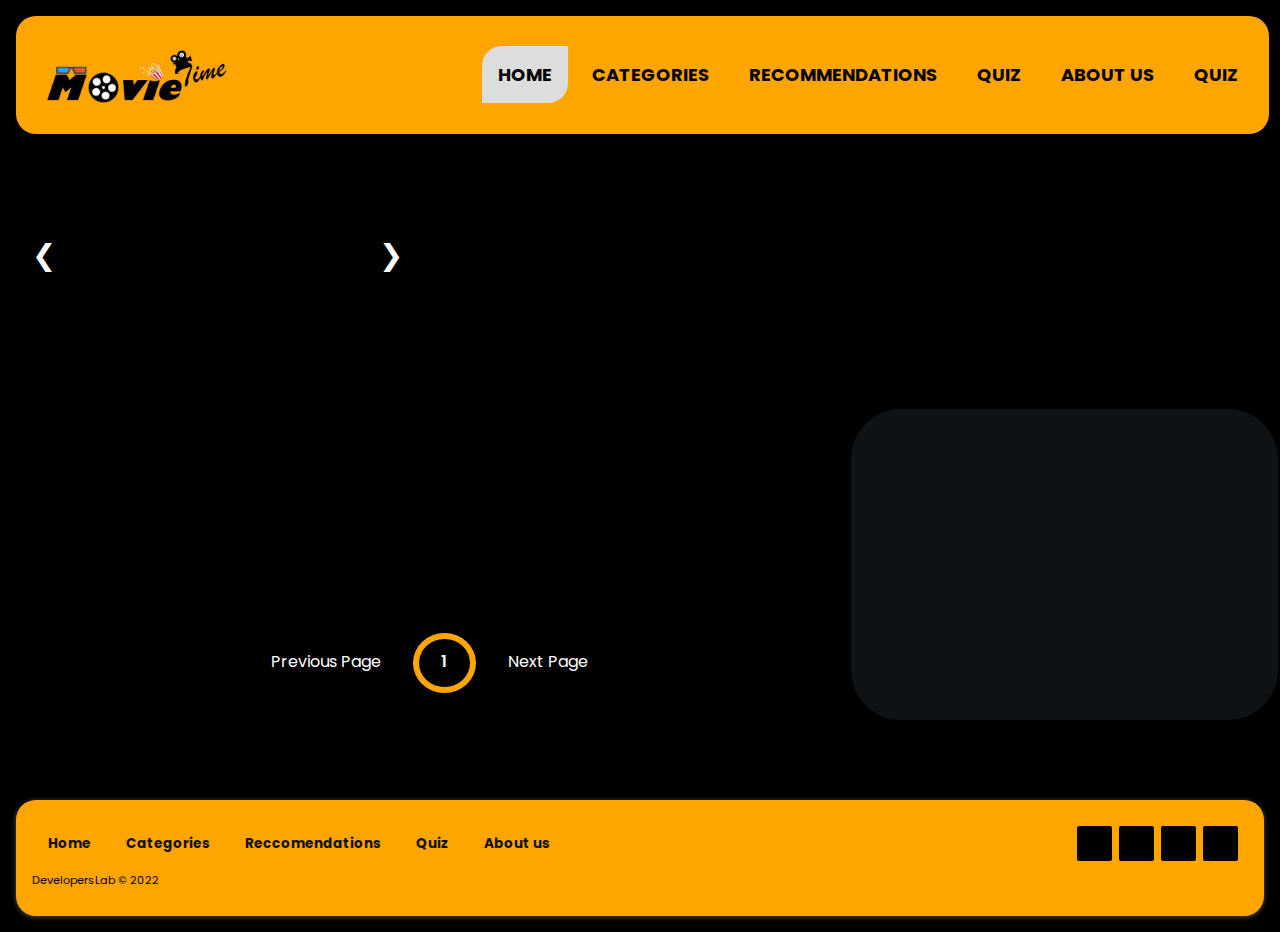
<file: index.html>
<!DOCTYPE html>
<html lang="en">
<head>
    <meta charset="UTF-8">
    <meta http-equiv="X-UA-Compatible" content="IE=edge">
    <meta name="viewport" content="width=device-width, initial-scale=1.0">
    <link rel="stylesheet" href="./styles/home.css">
    <title>Movies</title>
    <link rel="stylesheet" href="https://cdnjs.cloudflare.com/ajax/libs/font-awesome/5.15.3/css/all.min.css"/>
</head>
<body>
<!-------------------------------------------------------------------------------------------------- H E A D E R  /  N A V I G A T I O N  -->
    
<header id="header">
    <!-- N A V I G A T I O N -->
    <nav class="navbar" >
        <a href="index.html" class="logo"><img src="./images/logo.jpg" alt="Logo"></a>
        <input type="checkbox" id="toggler">
        <label for="toggler"><img class="menu-image" src="./images/menu_icon.png"></label>
        <div class="menu">
            <ul class="list">
                <li> <a class="active" href="index.html">HOME</a> </li>
                <li> <a href="/html/categories.html">CATEGORIES</a> </li>
                <li> <a href="/html/recommendations.html">RECOMMENDATIONS</a> </li>
                <li> <a href="/html/quiz.html">QUIZ</a> </li>
                <li> <a href="/html/about_us.html">ABOUT US</a> </li>
                <li> <a href="/html/quiz.html">QUIZ</a> </li>
            </ul>
        </div>
    </nav>
</header>

<!---------------------------------------------------------------------------------------------------------------------------------- E N D-->

<!--------------------------------------------------------------------------------------------------------------------------- S L I D E R -->
    <section id="slider">
        <section class="slideshow">
            <div id="carousel">

        </div>
        
        
            <div class="controls">
              <button class="prev">&#10094;</button>
              <button class="next">&#10095;</button>
            </div>
        
          </section>
    </section>
<!---------------------------------------------------------------------------------------------------------------------------------- E N D-->
    
<!------------------------------------------------------------------------------------------------------------------------------- B E S T -->
    <section id="best">        
    </section>
<!---------------------------------------------------------------------------------------------------------------------------------- E N D-->

<!--------------------------------------------------------------------------------------------------------------------- T O P   R A T E D -->
    <section id="top-rated">
    </section>

    <section id="myNav" class="overlay">

        <!-- Button to close the overlay navigation -->
        <a href="javascript:void(0)" class="closebtn" onclick="closeNav()">&times;</a>
        <!-- Overlay content -->
        <div class="overlay-content" id="overlay-content"></div>
        <a href="javascript:void(0)" class="arrow left-arrow" id="left-arrow">&#8656;</a> 
        <a href="javascript:void(0)" class="arrow right-arrow" id="right-arrow" >&#8658;</a>

    </section>
<!---------------------------------------------------------------------------------------------------------------------------------- E N D-->

    <section id="pagination">
        <div class="page" id="prev">Previous Page</div>
        <div class="current" id="current">1</div>
        <div class="page" id="next">Next Page</div>
    </section>

<!---------------------------------------------------------------------------------------------------------------------------- F O O T E R-->

    <footer id="footer" class="footer">
        <div class="footer-right">
            <a href="#"><i class="fa fa-facebook"></i></a>
            <a href="#"><i class="fa fa-twitter"></i></a>
            <a href="#"><i class="fa fa-linkedin"></i></a>
            <a href="#"><i class="fa fa-instagram"></i></a>
        </div>

        <div class="footer-left">
            <p class="footer-links">
                <a class="link-1" href="index.html">Home</a>
                <a href="/html/categories.html">Categories</a>
                <a href="/html/recommendations.html">Reccomendations</a>
                <a href="/html/quiz.html">Quiz</a>
                <a href="/html/about_us.html">About us</a>
            </p>
            <p>DevelopersLab &copy; 2022</p>
        </div>

<!---------------------------------------------------------------------------------------------------------------------------------- E N D-->
<script src="./js/home.js"></script>
</body>
</html>
</file>
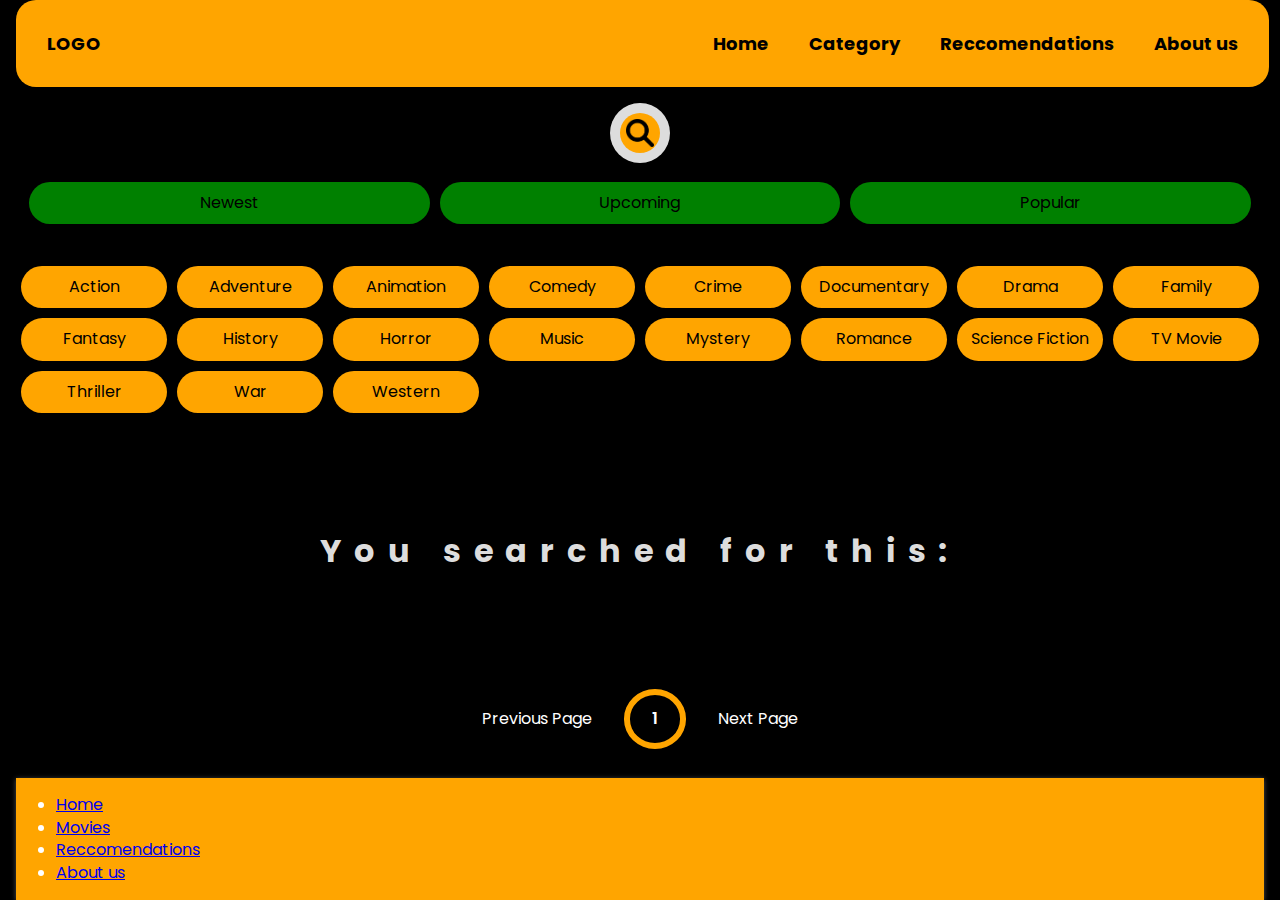
<file: categories.html>
<!DOCTYPE html>
<html lang="en">
<head>
    <meta charset="UTF-8">
    <meta http-equiv="X-UA-Compatible" content="IE=edge">
    <meta name="viewport" content="width=device-width, initial-scale=1.0">
    <link rel="stylesheet" href="./styles/categories.css">
    <title>Categories</title>
</head>
<body>
<!-------------------------------------------------------------------------------------------------- H E A D E R  /  N A V I G A T I O N  -->
<header id="header">
    <!-- N A V I G A T I O N -->
    <nav class="navbar">
        <a href="#" class="logo">LOGO</a>
        <input type="checkbox" id="toggler">
        <label for="toggler"><img class="menu-image" src="./movies/menu_icon.png"></label>
        <div class="menu">
            <ul class="list">
                <li> <a href="index.html">Home</a> </li>
                <li> <a href="#">Category</a> </li>
                <li> <a href="./recommendations/recommendations.html">Reccomendations</a> </li>
                <li> <a href="./about_us/about_us.html">About us</a> </li>
            </ul>
        </div>
    </nav>
</header>
<!---------------------------------------------------------------------------------------------------------------------------------- E N D-->

<!--------------------------------------------------------------------------------------------------------------------------- S E A R C H -->
    <form id="search" class="searchForm">
        <div class="search-box">
            <input class="search-text" id="search_param" type="text" placeholder="Search here...">
            <a href="##" class="icon">
                <img src="./movies/clipart85921.png" alt="Search icon">
            </a>
        </div>
    </form>
<!---------------------------------------------------------------------------------------------------------------------------------- E N D-->

<!------------------------------------------------------------------------------------------------------------------------- F I L T E R S -->
    <section id="filters">
        <div class="filter" id="newest_movies">Newest</div>
        <div class="filter" id="upcoming_movies">Upcoming</div>
        <div class="filter" id="popular_movies">Popular</div>
    </section>
<!---------------------------------------------------------------------------------------------------------------------------------- E N D-->
<!----------------------------------------------------------------------------------------------------------------------------- T I T L E -->
    <section id="title"><h1>You searched for this:</h1></section>
<!---------------------------------------------------------------------------------------------------------------------------------- E N D-->

    <section id="tags">
    </section>

    <section id="myNav" class="overlay">

        <!-- Button to close the overlay navigation -->
        <a href="javascript:void(0)" class="closebtn" onclick="closeNav()">&times;</a>
        <!-- Overlay content -->
        <div class="overlay-content" id="overlay-content"></div>
        <a href="javascript:void(0)" class="arrow left-arrow" id="left-arrow">&#8656;</a> 
        <a href="javascript:void(0)" class="arrow right-arrow" id="right-arrow" >&#8658;</a>

    </section>

<!------------------------------------------------------------------------------------------------------------------------------- M A I N -->
    <section id="main">
    </section>
<!---------------------------------------------------------------------------------------------------------------------------------- E N D-->  
    <section id="pagination">
        <div class="page" id="prev">Previous Page</div>
        <div class="current" id="current">1</div>
        <div class="page" id="next">Next Page</div>
    </section>
<!---------------------------------------------------------------------------------------------------------------------------- F O O T E R-->
<footer id="footer">
    <!-- N A V I G A T I O N -->
    <nav class="footer-nav">
        <ul>
            <li> <a href="#">Home</a> </li>
            <li> <a href="#">Movies</a> </li>
            <li> <a href="#">Reccomendations</a> </li>
            <li> <a href="#">About us</a> </li>
        </ul>
    </nav>
</footer>
<!---------------------------------------------------------------------------------------------------------------------------------- E N D-->
<script src="categories.js"></script>
</body>
</html>
</file>
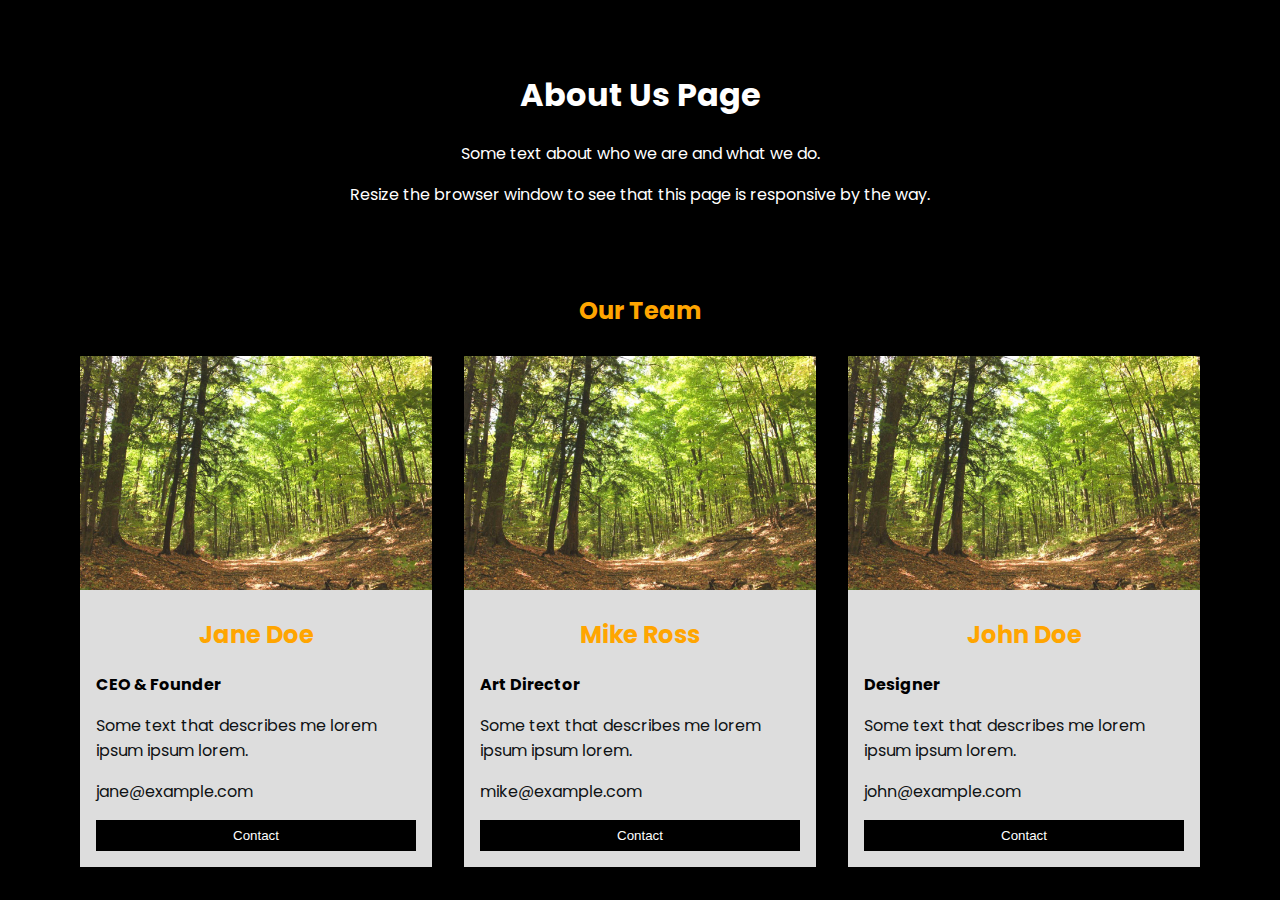
<file: about_us/about_us.html>
<!DOCTYPE html>
<html lang="en">
<head>
    <meta charset="UTF-8">
    <meta http-equiv="X-UA-Compatible" content="IE=edge">
    <meta name="viewport" content="width=device-width, initial-scale=1.0">
    <link rel="stylesheet" href="/styles/about_us.css">
    <title>About us</title>
</head>
<body>

    <div class="about-section">
        <h1>About Us Page</h1>
        <p>Some text about who we are and what we do.</p>
        <p>Resize the browser window to see that this page is responsive by the way.</p>
    </div>
      
    <h2 style="text-align:center">Our Team</h2>
    <div class="row">
        <div class="column">
          <div class="card">
            <img src="/movies/img-1.jpg" alt="Jane" style="width:100%">
            <div class="container">
              <h2>Jane Doe</h2>
              <p class="title">CEO & Founder</p>
              <p>Some text that describes me lorem ipsum ipsum lorem.</p>
              <p>jane@example.com</p>
              <p><button class="button">Contact</button></p>
            </div>
        </div>
    </div>
      
    <div class="column">
        <div class="card">
        <img src="/movies/img-1.jpg" alt="Mike" style="width:100%">
        <div class="container">
            <h2>Mike Ross</h2>
            <p class="title">Art Director</p>
            <p>Some text that describes me lorem ipsum ipsum lorem.</p>
            <p>mike@example.com</p>
            <p><button class="button">Contact</button></p>
        </div>
        </div>
    </div>
        
    <div class="column">
        <div class="card">
        <img src="/movies/img-1.jpg" alt="John" style="width:100%">
        <div class="container">
            <h2>John Doe</h2>
            <p class="title">Designer</p>
            <p>Some text that describes me lorem ipsum ipsum lorem.</p>
            <p>john@example.com</p>
            <p><button class="button">Contact</button></p>
        </div>
    </div>
</div>
</div>      

</body>
</html>
</file>
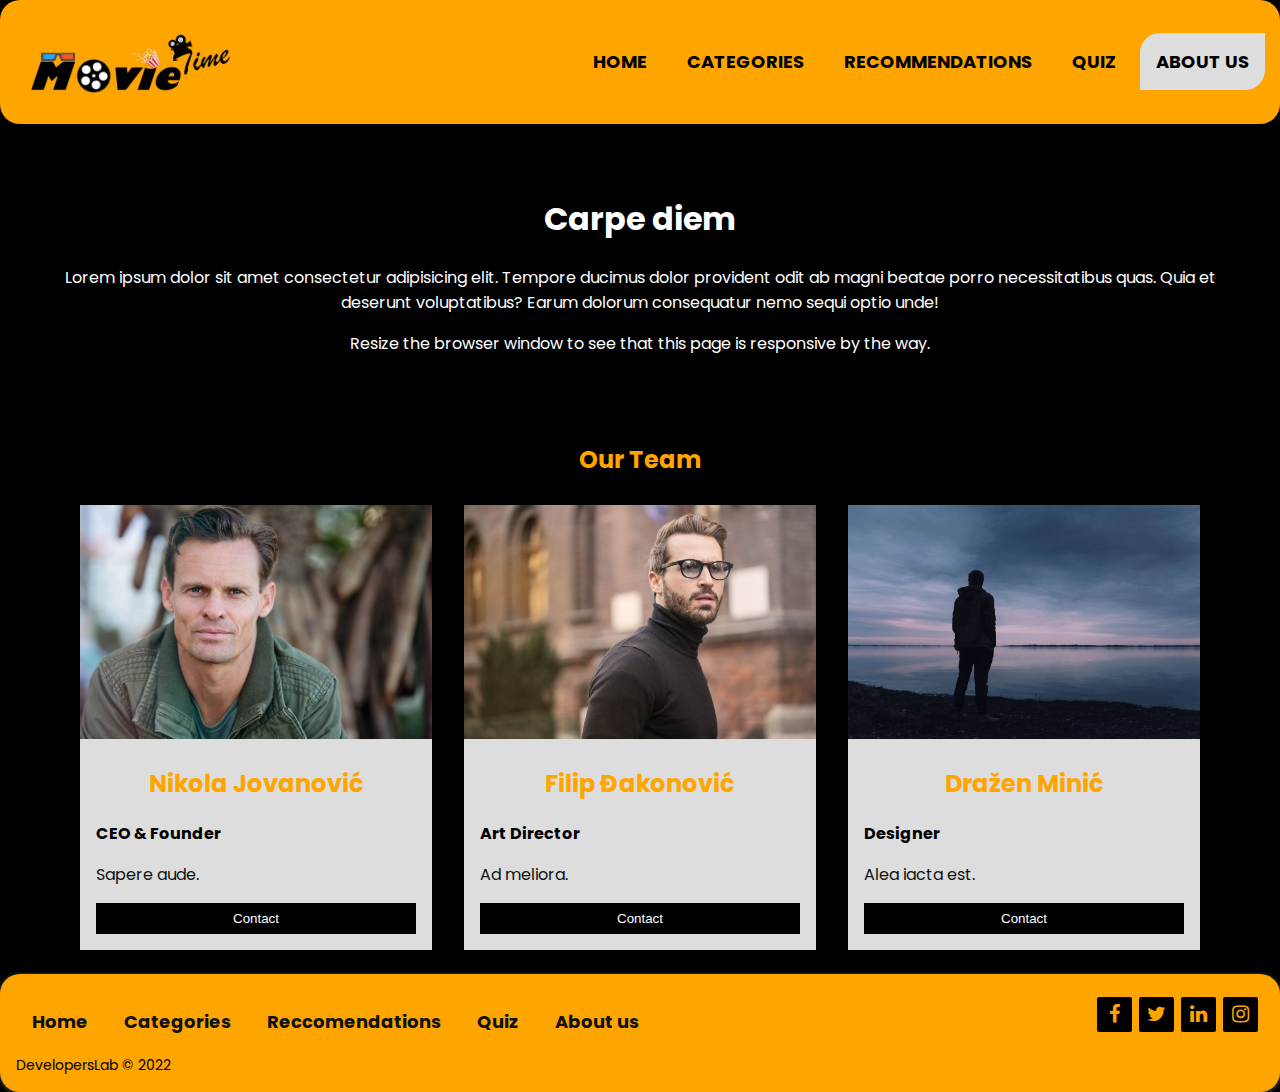
<file: html/about_us.html>
<!DOCTYPE html>
<html lang="en">
<head>
    <meta charset="UTF-8">
    <meta http-equiv="X-UA-Compatible" content="IE=edge">
    <meta name="viewport" content="width=device-width, initial-scale=1.0">
    <link rel="stylesheet" href="../styles/about_us.css">
    <link rel="stylesheet" href="https://cdnjs.cloudflare.com/ajax/libs/font-awesome/4.7.0/css/font-awesome.min.css"> 
    <title>About us</title>
</head>
<body>

<header id="header">
    <nav class="navbar" >
        <a href="/index.html" class="logo"><img src="/images/logo.jpg" alt="Logo"></a>
        <input type="checkbox" id="toggler">
        <label for="toggler"><img class="menu-image" src="/images/menu_icon.png"></label>
        <div class="menu">
            <ul class="list">
                <li> <a  href="/index.html">HOME</a> </li>
                <li> <a href="/html/categories.html">CATEGORIES</a> </li>
                <li> <a href="/html/recommendations.html">RECOMMENDATIONS</a> </li>
                <li> <a href="/html/quiz.html">QUIZ</a> </li>
                <li> <a class="active" href="/html/about_us.html">ABOUT US</a> </li>
            </ul>
        </div>
    </nav>
</header>

    <div class="about-section">
        <h1>Carpe diem</h1>
        <p>Lorem ipsum dolor sit amet consectetur adipisicing elit. Tempore ducimus dolor provident odit ab magni beatae porro necessitatibus quas. Quia et deserunt voluptatibus? Earum dolorum consequatur nemo sequi optio unde!</p>
        <p>Resize the browser window to see that this page is responsive by the way.</p>
    </div>
      
    <h2>Our Team</h2>
    <div>
    <div class="row">
        <div class="column">
          <div class="card">
            <img src="/images/n2.webp" alt="Nikola" style="width:100%">
            <div class="container">
              <h2>Nikola Jovanović</h2>
              <p class="title">CEO & Founder</p>
              <p>Sapere aude.</p>
              <p><button class="button">Contact</button></p>
            </div>
        </div>
    </div>
      
    <div class="column">
        <div class="card">
        <img src="/images/n1.webp" alt="Filip" style="width:100%">
        <div class="container">
            <h2>Filip Đakonović</h2>
            <p class="title">Art Director</p>
            <p>Ad meliora.</p>
            <p><button class="button">Contact</button></p>
        </div>
        </div>
    </div>
        
    <div class="column">
        <div class="card">
        <img src="/images/d1.webp" alt="Drazen" style="width:100%">
        <div class="container">
            <h2>Dražen Minić</h2>
            <p class="title">Designer</p>
            <p>Alea iacta est.</p>
            <p><button class="button">Contact</button></p>
        </div>
    </div>
</div>
</div> 
<footer id="footer" class="footer">
    <div class="footer-right">
        <a href="#"><i class="fa fa-facebook"></i></a>
        <a href="#"><i class="fa fa-twitter"></i></a>
        <a href="#"><i class="fa fa-linkedin"></i></a>
        <a href="#"><i class="fa fa-instagram"></i></a>
    </div>

    <div class="footer-left">
        <p class="footer-links">
            <a class="link-1" href="/index.html">Home</a>
            <a href="/html/categories.html">Categories</a>
            <a href="/html/recommendations.html">Reccomendations</a>
            <a href="/html/quiz.html">Quiz</a>
            <a href="/html/about_us.html">About us</a>
        </p>
        <p>DevelopersLab &copy; 2022</p>
    </div>
</footer>   

</body>
</html>
</file>
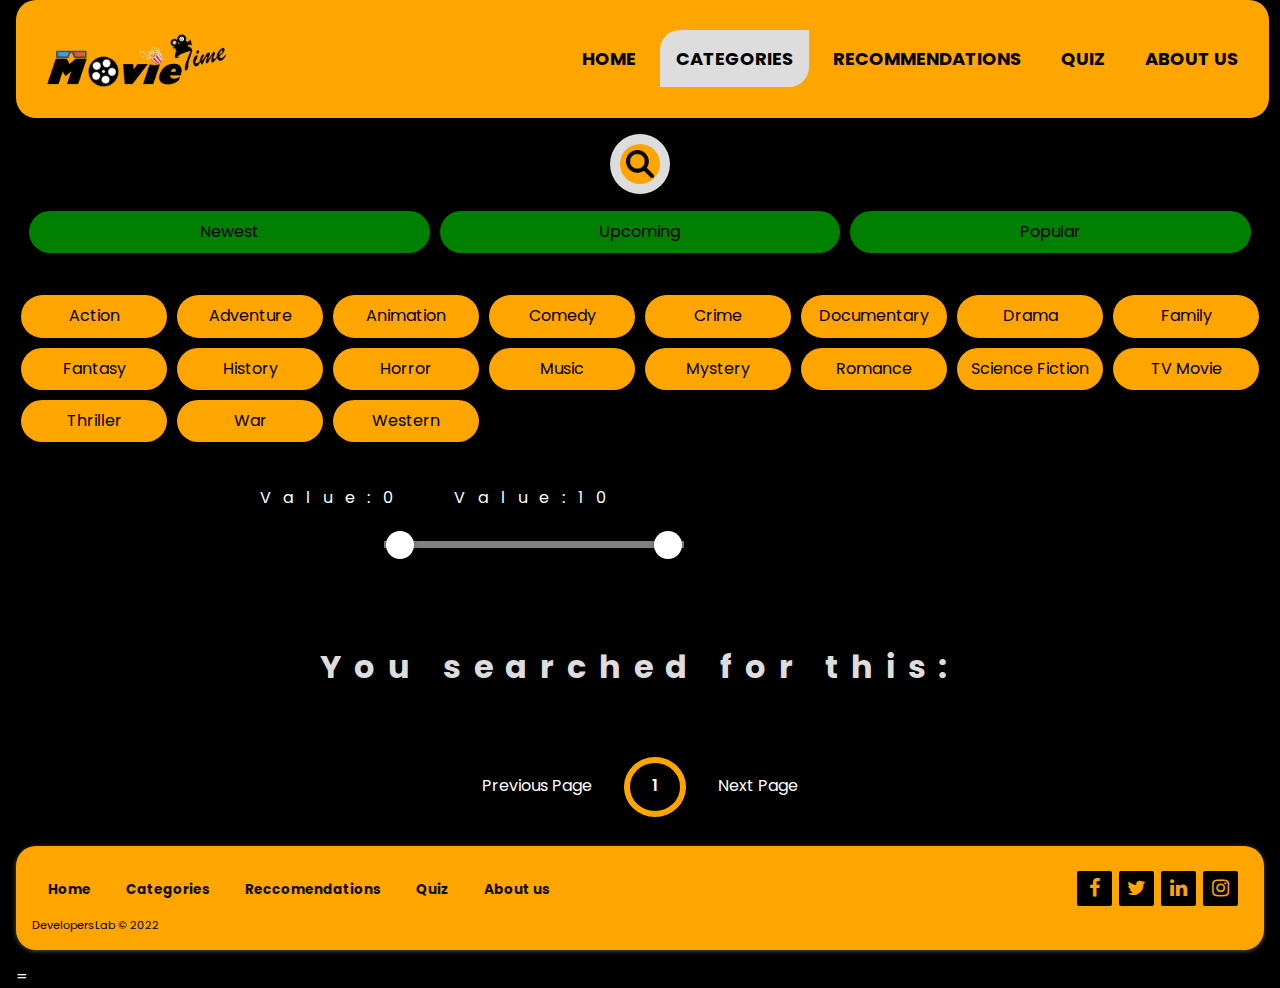
<file: html/categories.html>
<!DOCTYPE html>
<html lang="en">
<head>
    <meta charset="UTF-8">
    <meta http-equiv="X-UA-Compatible" content="IE=edge">
    <meta name="viewport" content="width=device-width, initial-scale=1.0">
    <link rel="stylesheet" href="../styles/categories.css">
    <link rel="stylesheet" href="https://cdnjs.cloudflare.com/ajax/libs/font-awesome/4.7.0/css/font-awesome.min.css"> 
    <title>Categories</title>
</head>
<body>
<header id="header">
    <nav class="navbar" >
        <a href="/index.html" class="logo"><img src="/images/logo.jpg" alt="Logo"></a>
        <input type="checkbox" id="toggler">
        <label for="toggler"><img class="menu-image" src="/images/menu_icon.png"></label>
        <div class="menu">
            <ul class="list">
                <li> <a href="/index.html">HOME</a> </li>
                <li> <a class="active" href="/html/categories.html">CATEGORIES</a> </li>
                <li> <a href="/html/recommendations.html">RECOMMENDATIONS</a> </li>
                <li> <a href="/html/quiz.html">QUIZ</a> </li>
                <li> <a href="/html/about_us.html">ABOUT US</a> </li>
            </ul>
        </div>
    </nav>
</header>

    <form id="search" class="searchForm">
        <div class="search-box">
            <input class="search-text" id="search_param" type="text" placeholder="Search here...">
            <a href="##" id="magnifier" class="icon">
                <img src="/images/clipart85921.png" alt="Search icon">
            </a>
        </div>
    </form>

=    <section id="filters">
        <div class="filter" id="newest_movies">Newest</div>
        <div class="filter" id="upcoming_movies">Upcoming</div>
        <div class="filter" id="popular_movies">Popular</div>
    </section>

    <section id = "lables_slider">
        <p id= "p_slider">
            <label for="lower" id="lowerLabel">Value:</label>
            <label for="upper" id="upperLabel">Value:</label>
        </p>

        <span class="multi-range">
            <input type="range" min="0" max="10" value="0" id="lower">
            <input type="range" min="0" max="10" value="10" id="upper">
        </span>
    </section>
    <section id="title"><h1>You searched for this:</h1></section>

    <section id="tags">
    </section>

    <section id="myNav" class="overlay">

        <a href="javascript:void(0)" class="closebtn" onclick="closeNav()">&times;</a>
        <div class="overlay-content" id="overlay-content"></div>
        <a href="javascript:void(0)" class="arrow left-arrow" id="left-arrow">&#8656;</a> 
        <a href="javascript:void(0)" class="arrow right-arrow" id="right-arrow" >&#8658;</a>

    </section>

    <section id="main">
    </section>
    <section id="pagination">
        <div class="page" id="prev">Previous Page</div>
        <div class="current" id="current">1</div>
        <div class="page" id="next">Next Page</div>
    </section>
<footer id="footer" class="footer">
    <div class="footer-right">
        <a href="#"><i class="fa fa-facebook"></i></a>
        <a href="#"><i class="fa fa-twitter"></i></a>
        <a href="#"><i class="fa fa-linkedin"></i></a>
        <a href="#"><i class="fa fa-instagram"></i></a>
    </div>

    <div class="footer-left">
        <p class="footer-links">
            <a class="link-1" href="/index.html">Home</a>
            <a href="/html/categories.html">Categories</a>
            <a href="/html/recommendations.html">Reccomendations</a>
            <a href="/html/quiz.html">Quiz</a>
            <a href="/html/about_us.html">About us</a>
        </p>
        <p>DevelopersLab &copy; 2022</p>
    </div>
</footer>
<script src="/js/categories.js"></script>
</body>
</html>
</file>
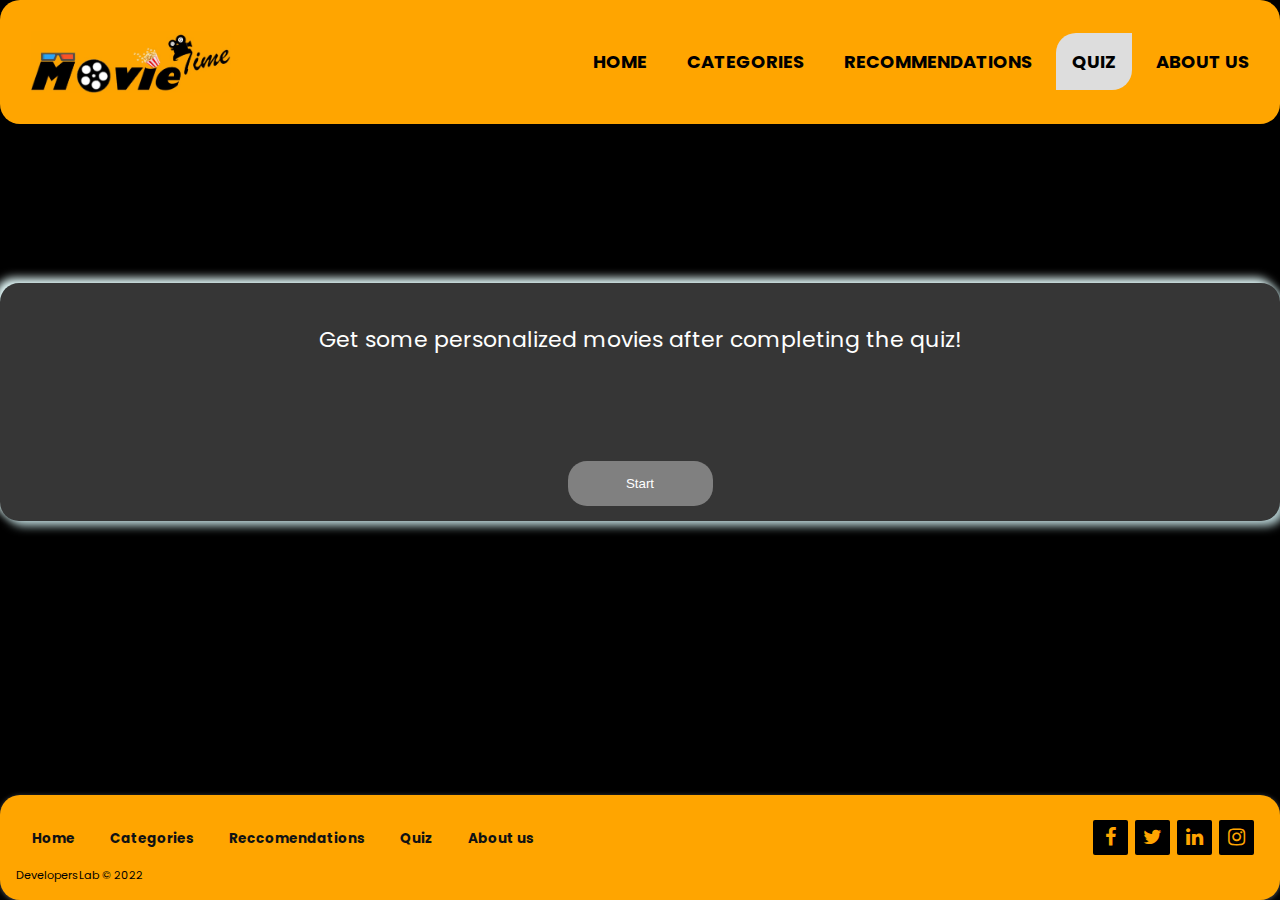
<file: html/quiz.html>
<!DOCTYPE html>
<html lang="en">
<head>
    <meta charset="UTF-8">
    <meta http-equiv="X-UA-Compatible" content="IE=edge">
    <meta name="viewport" content="width=device-width, initial-scale=1.0">
    <link rel="stylesheet" href="../styles/quiz.css">
    <link rel="stylesheet" href="https://cdnjs.cloudflare.com/ajax/libs/font-awesome/4.7.0/css/font-awesome.min.css"> 
    <title>Quiz</title>
</head>
<body>

    <header id="header">
        <nav class="navbar" >
            <a href="/index.html" class="logo"><img src="/images/logo.jpg" alt="Logo"></a>
            <input type="checkbox" id="toggler">
            <label for="toggler"><img class="menu-image" src="/images/menu_icon.png"></label>
            <div class="menu">
                <ul class="list">
                    <li> <a  href="/index.html">HOME</a> </li>
                    <li> <a href="/html/categories.html">CATEGORIES</a> </li>
                    <li> <a href="/html/recommendations.html">RECOMMENDATIONS</a> </li>
                    <li> <a class="active" href="/html/quiz.html">QUIZ</a> </li>
                    <li> <a href="/html/about_us.html">ABOUT US</a> </li>
                </ul>
            </div>
        </nav>
    </header>

    <div class="about-section" id="about">
        <div class='box'>
            <div class='question'>
                Get some personalized movies after completing the quiz!
            </div>
            
            <div class='answers-box'>
            </div>
            <button class='nextQuestion'>Start</button>   
        </div>
    </div>

    <section id="main">
    </section>

    <footer id="footer" class="footer">
        <div class="footer-right">
            <a href="#"><i class="fa fa-facebook"></i></a>
            <a href="#"><i class="fa fa-twitter"></i></a>
            <a href="#"><i class="fa fa-linkedin"></i></a>
            <a href="#"><i class="fa fa-instagram"></i></a>
        </div>

        <div class="footer-left">
            <p class="footer-links">
                <a class="link-1" href="/index.html">Home</a>
                <a href="/html/categories.html">Categories</a>
                <a href="/html/recommendations.html">Reccomendations</a>
                <a href="/html/quiz.html">Quiz</a>
                <a href="/html/about_us.html">About us</a>
            </p>
            <p>DevelopersLab &copy; 2022</p>
        </div>
    </footer>

<script src="../js/quiz.js"></script>
</body>
</html>
</file>
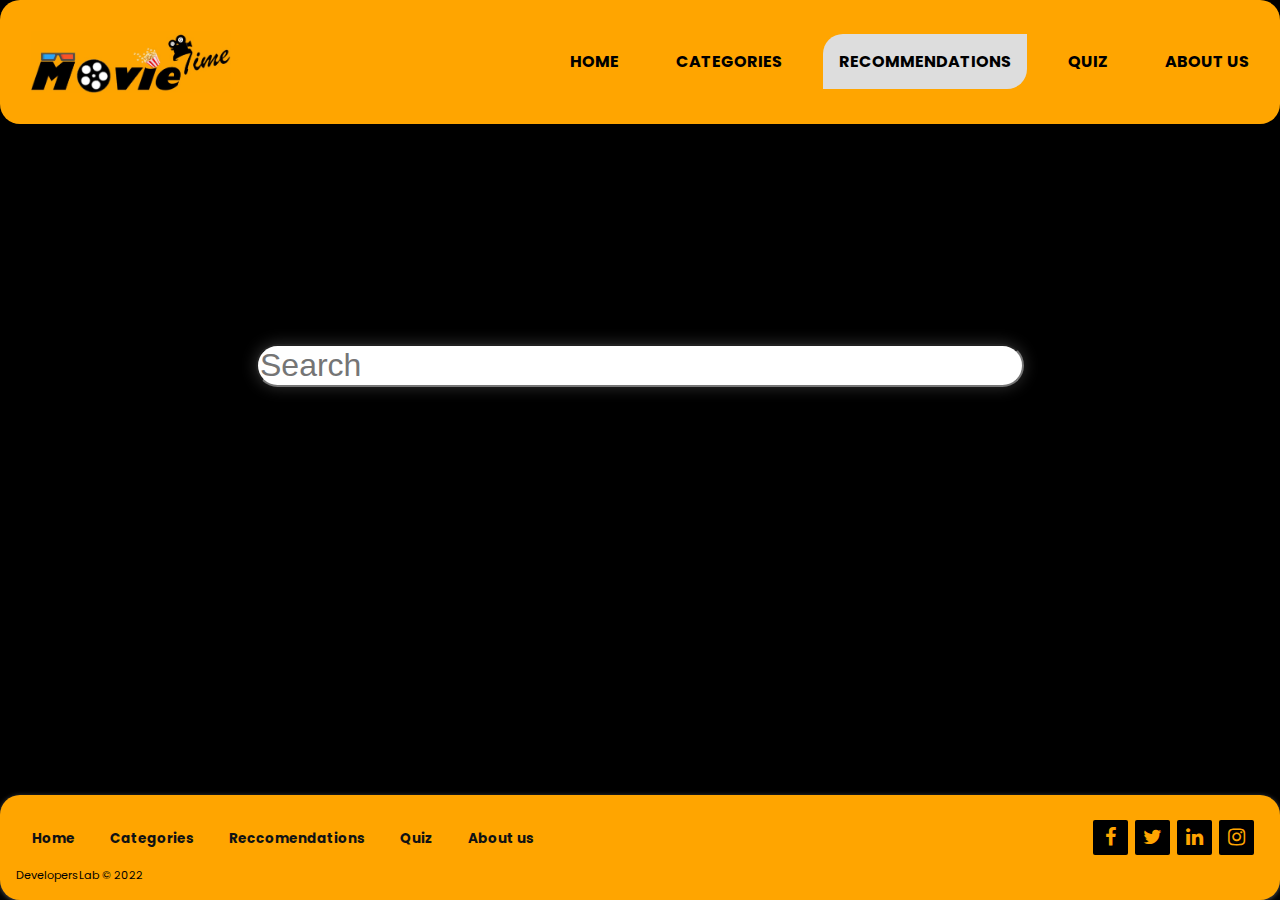
<file: html/recommendations.html>
<!DOCTYPE html>
<html lang="en">
<head>
    <meta charset="UTF-8">
    <meta http-equiv="X-UA-Compatible" content="IE=edge">
    <meta name="viewport" content="width=device-width, initial-scale=1.0">
    <link rel="stylesheet" href="https://cdnjs.cloudflare.com/ajax/libs/font-awesome/4.7.0/css/font-awesome.min.css"> 
    <title>Recommendations</title>
    <link rel="stylesheet" href="../styles/recommendations.css">

</head>
<body>

    <header id="header">
        <nav class="navbar" >
            <a href="/index.html" class="logo"><img src="/images/logo.jpg" alt="Logo"></a>
            <input type="checkbox" id="toggler">
            <label for="toggler"><img class="menu-image" src="/images/menu_icon.png"></label>
            <div class="menu">
                <ul class="list">
                    <li> <a href="/index.html">HOME</a> </li>
                    <li> <a href="/html/categories.html">CATEGORIES</a> </li>
                    <li> <a class="active" href="/html/recommendations.html">RECOMMENDATIONS</a> </li>
                    <li> <a href="/html/quiz.html">QUIZ</a> </li>
                    <li> <a href="/html/about_us.html">ABOUT US</a> </li>
                </ul>
            </div>
        </nav>
    </header>

    <div id="warning" class="message invisible">
        <p>Movie was not found, check spelling!</p>

    </div>
    <form action="" id="form" autocomplete="off">
        <input type="search" placeholder="Search" name="search_name" id="search_name">
        <div id="search_dropdown" class="search_dropdown invisible" ></div>
    </form>

    <div id="movie_search" class="movie_search invisible">
    </div>

    <div id="similar_movies">
    </div>

    <footer id="footer" class="footer">
        <div class="footer-right">
            <a href="#"><i class="fa fa-facebook"></i></a>
            <a href="#"><i class="fa fa-twitter"></i></a>
            <a href="#"><i class="fa fa-linkedin"></i></a>
            <a href="#"><i class="fa fa-instagram"></i></a>
        </div>

        <div class="footer-left">
            <p class="footer-links">
                <a class="link-1" href="/index.html">Home</a>
                <a href="/html/categories.html">Categories</a>
                <a href="/html/recommendations.html">Reccomendations</a>
                <a href="/html/quiz.html">Quiz</a>
                <a href="/html/about_us.html">About us</a>
            </p>
            <p>DevelopersLab &copy; 2022</p>
        </div>
    </footer>
    
    <script src="/js/recommendations.js"></script>
</body>
</html>
</file>
<file: styles/home.css>
@import url('https://fonts.googleapis.com/css2?family=Poppins:wght@200;400;700&display=swap');

:root {
    --primary: #ddd;
    --secondary: #06464a; 
    --dark-grey: #333;
    --dark: #0f1214;
    --light: #fff;
    --shadow: 0 1px 5px rgba(104, 104, 104, 0.8)
}

/********************************************************************************************************************************* H T M L */

html {
    box-sizing: border-box;
    font-family: Poppins, Arial, Helvetica, sans-serif;
    color: var(--light);
}

/********************************************************************************************************************************* B O D Y */

body {
    padding: 0rem 0rem;
    background: black;
    margin: 1rem;
    line-height: 1.4;
    display: grid;
    grid-template-areas: 
      "header header"
      "slider slider"
      "top-rated best"
      "pagination best"
      "footer footer";
    grid-template-rows: repeat(5, 1fr);  
    grid-template-columns: 2fr 1fr;
    grid-row-gap: 5rem;
    grid-column-gap: 0.5rem;
    height: 100vh;
} 

img {
    width: 100%;
}

/***************************************************************************************************************************** H E A D E R */

#header {
    grid-area: header;
    grid-gap: 20px;
}

.navbar {
    display: flex;
    flex-wrap: wrap;
    align-items: center;
    justify-content: space-between;
    background-color: orange;
    padding: 15px;
    border-radius: 20px;
    width: 98%;
}

.navbar a {
    text-decoration: none;
    color: black;
    padding: 1rem;
    font-size: large;
    font-weight: bold;
}
  
.navbar a:hover{
    font-size: 1rem;
    font-weight: normal;
    color: var(--dark);
}
  
.active {
    background: var(--primary);
    border-top-left-radius: 20px;
    border-bottom-right-radius: 20px;
}
  
.logo {
    max-width: 180px;
    display: flex;
    float: left;
    flex-wrap: wrap;
}
  
.list {
    list-style: none;
    display: flex;
    gap: 0.5rem;
}
  
#toggler,
    .navbar label {
    display: none;
}
  
/***************************************************************************************************************************** S L I D E R */

#slider {
    grid-area: slider;
    display: grid;
    grid-gap: 20px;
    grid-template-areas: 
    'slide1 slide1 slide1';
}
.slide1 {
    grid-area: slide1;
    width: 100%;
    height: 100%;
    display: flex;
}

/********************************************************************************************************************************* B E S T */

#best { 
    grid-area: best;
    display: grid; 
    grid-gap: 1rem;
    grid-row-gap: 3rem;
    width: 88%;
    padding: 2rem;
    background: var(--dark);
    border-radius: 50px;
}

.best-movie {
    box-shadow: var(--shadow);
    position: relative;
    display: grid;
    grid-template-columns: 1fr;
    overflow: hidden;
    border-radius: 50px;
}

.best-movie-info {
    color: white;
    display: flex;
    align-items: center;
    align-self: center;
    align-content: center;
    justify-content: space-between;
    padding: 0.5rem;
    letter-spacing: 0.8px;
    border-radius: 50px;
}

.best-movie-info h3 {
    font-size: 1.5rem;
}

.best-movie-info span {
    background-color: var(--primary);
    padding: 1rem 1rem;
    border-radius: 50%;
    font-weight: bold;
    color: black;
    font-size: 1.5rem;
    margin: 0.5rem;
}

.best-movie-info span.green {
    background: green;
    color: black;
}

.best-movie-info span.orange {
    background-color: orange;
    color: black;
}

.best-movie-info span.red {
    background-color: red;
    color: black;
}

.about-best-movie {
    position: absolute;
    left: 0;
    right: 0;
    bottom: 0;
    background-color: var(--primary);
    padding: 1rem;
    max-height: 100%;
    transform: translateY(101%);
    transition: transform 0.3s ease-in;
    overflow-x: hidden;
    color: var(--dark);
}

.about-best-movie h3 {
    color: var(--secondary);
}

.best-movie:hover .about-best-movie {
    transform:translateY(0);
}

/*********************************************************************************************************************** T O P   R A T E D */

#top-rated { 
    grid-area: top-rated; 
    display: grid;
    grid-template-columns: repeat(3, 1fr);
    grid-gap: 50px;
    padding: 2rem;
    border-radius: 50px;
}

.movie {
    box-shadow: var(--shadow);
    position: relative;
    overflow: hidden;
    border-radius: 50px;
}

.movie img {
    width: 100%; 
}

.movie-info {
    color: white;
    display: flex;
    align-items: center;
    align-self: center;
    align-content: center;
    justify-content: space-between;
    padding: 0.5rem 1rem 1rem;
    letter-spacing: 0.5px;
}

.movie-info h3 {
    margin-top: 0.5rem;
    font-size: 1rem;
}

.movie-info span {
    background-color: var(--primary);
    margin-top: 1rem;
    padding: 1rem 1rem;
    border-radius: 50%;
    font-weight: bold;
    color: black;
}

.movie-info span.green {
    background: green;
    color: black;
}

.movie-info span.orange {
    background-color: orange;
    color: black;
}

.movie-info span.red {
    background-color: red;
    color: black;
}

.about-movie {
    position: absolute;
    left: 0;
    right: 0;
    bottom: 0;
    background-color: var(--primary);
    padding: 1rem;
    max-height: 100%;
    transform: translateY(101%);
    transition: transform 0.3s ease-in;
    overflow-x: hidden;
    color: var(--dark);
}

.about-movie h3 {
    color: black;
}

.movie:hover .about-movie {
    transform:translateY(0);
}

.watch-trailer{
    background-color: orange;
    color:white;
    font-size: 1rem;
    font-weight: bold;
    border:0;
    border-radius: 50px;
    padding: 10px 20px;
    margin-top: 5px;
    float: right;
}
.watch-trailer:hover {
    background-color: black;
    color: orange;
}

/*************************************************************************************************************************** P A G I N A T I O N */

#pagination {
    grid-area: pagination;
    display: flex;
    justify-content: center;
    align-items: center;
    align-self: center;
    color: var(--light);
    flex-wrap: wrap;
  }
  
.page {
    padding-left: 2rem;
    padding-right: 2rem;
    cursor:pointer;
}

.page.disabled {
    cursor:not-allowed;
    color: gray;
}

.current {
    padding: 0.8rem 1.4rem;
    border-radius: 50%;
    border: 0.4rem solid orange;
    font-size: 1rem;
    font-weight: 600;
}

/***************************************************************************************************************************** F O O T E R */

#footer {
grid-area: footer;
background: orange;
box-shadow: var(--shadow);
}
  
  .footer {
    background-color: orange;
    box-shadow: 0 1px 1px 0 rgba(0, 0, 0, 0.12);
    box-sizing: border-box;
    width: 100%;
    text-align: left;
    padding: 1rem;
    border-radius: 20px;
  }
  
  .footer .footer-left p {
    color: black;
    font-size: 0.7rem;
    margin: 0;
  }
  /* Footer links */
  
  .footer p.footer-links {
    font-size: 0.85rem;
    font-weight: bold;
    color: black;
    transition: ease .25s;
  }
  
  .footer p.footer-links a {
    display: inline-block;
    line-height: 1.8;
    text-decoration: none;
    color: var(--dark);
    transition: ease .25s;
    padding: 1rem;
  }
  
  .footer p.footer-links a:hover {
    background: var(--dark);
    border-radius: 50px;
    color: var(--primary);
    text-decoration: none;
  }
  
  .footer .footer-right {
    float: right;
    max-width: 180px;
    padding: 0.6rem;
  }
  
  .footer .footer-right a {
    display: inline-block;
    width: 35px;
    height: 35px;
    background-color: black;
    border-radius: 2px;
    font-size: 20px;
    color: orange;
    text-align: center;
    line-height: 35px;
    margin-left: 3px;
    transition:all .25s;
  }
  
  .footer .footer-right a:hover{transform:scale(1.6); -webkit-transform:scale(1.6); color: white;}
  

/* The Overlay (background) */
.overlay {
    /* Height & width depends on how you want to reveal the overlay (see JS below) */   
    height: 100%;
    width: 0;
    position: fixed; /* Stay in place */
    z-index: 1; /* Sit on top */
    left: 0;
    top: 0;
    background-color: rgb(0,0,0); /* Black fallback color */
    background-color: rgba(0,0,0, 0.9); /* Black w/opacity */
    overflow-x: hidden; /* Disable horizontal scroll */
    transition: 0.5s; /* 0.5 second transition effect to slide in or slide down the overlay (height or width, depending on reveal) */
  }
  
  /* Position the content inside the overlay */
  .overlay-content {
    position: relative;
    top: 10%; /* 25% from the top */
    width: 100%; /* 100% width */
    text-align: center; /* Centered text/links */
    margin-top: 30px; /* 30px top margin to avoid conflict with the close button on smaller screens */
  }
  
  /* The navigation links inside the overlay */
  .overlay a {
    padding: 8px;
    text-decoration: none;
    font-size: 36px;
    color: #818181;
    display: block; /* Display block instead of inline */
    transition: 0.3s; /* Transition effects on hover (color) */
  }
  
  /* When you mouse over the navigation links, change their color */
  .overlay a:hover, .overlay a:focus {
    color: #f1f1f1;
  }
  
  /* Position the close button (top right corner) */
  .overlay .closebtn {
    position: absolute;
    top: 20px;
    right: 45px;
    font-size: 60px;
  }
  
  .embed.hide{
      display: none;
  }
  
  .embed.show{
      display: inline-block;
  }
  
  .arrow{
      position: absolute;
      font-size: 40px;
  }
  
  .arrow.left-arrow{
      top:50%;
      left:5%;
      transform: translateY(-50%);
  }
  
  
  .arrow.right-arrow{
    top:50%;
    transform: translateY(-50%);
    right:5%;
  }
  
  .dots{
    margin-top: 30px;
  }
  
  .dots .dot {
    padding: 5px 15px;
    border-radius: 50%;
    border: 5px solid var(--secondary-color);
    color: white;
    font-size: 20px;
    font-weight: 600;
    margin: 5px;
  }
  
  .dots .dot.active{
    border-color: orange;
  }

/************************************************************************************************************************ M E D I A  600px */

/* Stack the layout on small devices/viewports - Mobile phones. */
@media all and (max-width: 600px) {
body { 
    grid-template-areas: 
    "header"
    "slider"
    "top-rated"
    "pagination"
    "best"
    "footer";
    grid-template-rows: repeat(6, 1fr);  
    grid-template-columns: 1fr;
    }
.menu {
    width: 100%;
    max-height: 0;
    overflow: hidden;
    }
.list {
    flex-direction: column;
    align-items: center;
    padding: 20px;
    }
.menu-image {
    width: 25px;
    }
.navbar {
    width: 95%;
}
.navbar label {
    display: inline-flex;
    align-items: center;
    cursor: pointer;
    }
#toggler:checked ~ .menu {
    max-height: 100%;
    }
#slider { 
    grid-area: slider;
    display: block;
    position: relative;
    margin-top: 13rem;
    grid-template-areas: 
    'slide1';
    }
.slide1 {
    grid-area: slide1;
    margin: 0;
    padding: 0;
    }
#top-rated {
    grid-template-columns: 1fr;
    }
.movie-info h3 {
  font-size: 1.5rem;
}
.movie-info span {
    font-size: 1.5rem;
}
#pagination {
    grid-template-columns: 1fr;
    }
#best { 
    grid-template-columns: 1fr;
    grid-gap: 20px;
    grid-row-gap: 3rem;
    width: 86.5%;
    }
.footer .footer-left, .footer .footer-right {
    text-align: center;
}
.footer .footer-right {
    float: none;
    margin: 0 auto 20px;
}
.footer .footer-left p.footer-links {
    line-height: 1.8;
}
.footer .footer-left p {
    font-size: 10px;
  }
  /* Footer links */
  
.footer p.footer-links {
font-size: 10px;
}
}

/************************************************************************************************************************ M E D I A  768px */

/* Stack the layout on medium devices/viewports - Tablets. */
@media all and (min-width: 600px) and (max-width: 768px) {
    body { 
        grid-template-areas: 
        "header header"
        "slider slider"
        "top-rated top-rated"
        "pagination pagination"
        "best best"
        "footer footer";
        grid-template-rows: repeat(6, 1fr);  
        grid-template-columns: repeat(2, 1fr);
        }
    .menu {
        width: 100%;
        max-height: 0;
        overflow: hidden;
        }
    .list {
        flex-direction: row;
        align-items: center;
        padding: 10px;
        }
    .menu-image {
        width: 25px;
        }
    .navbar {
        width: 95%;
    }
    .navbar a {
        font-size: 1rem;
    }
    .navbar label {
        display: inline-flex;
        align-items: center;
        cursor: pointer;
        }
    #toggler:checked ~ .menu {
        max-height: 100%;
        }
    #slider {
        grid-area: slider;
        display: grid;
        grid-gap: 20px;
        grid-template-areas: 
        'slide1';
        }
    .slide1 {
        grid-area: slide1;
        width: 100%;
        height: 100%;
        display: flex;
        }
    #top-rated {
        grid-template-columns: repeat(2, 1fr);
        }
    #pagination {
        grid-template-columns: 1fr 1fr;
        }
    #best { 
        display: grid;
        grid-row-gap: 3rem;
        grid-template-columns: 1fr;
        width: 90%;
        }
    .footer .footer-left, .footer .footer-right {
        text-align: center;
    }
    .footer .footer-right {
        float: none;
        margin: 0 auto 20px;
    }
    .footer .footer-left p.footer-links {
        line-height: 1.8;
    }
    .footer .footer-left p {
        font-size: 14px;
        }
        /* Footer links */
        
    .footer p.footer-links {
    font-size: 14px;
    }
    }

    .slideshow {
        position: relative;
      }
      
      .slide {
        position: relative;
        display: none;
      }
      
      .slide-number {
        position: absolute;
        top: 12px;
        left: 12px;
        z-index: 1;
        font-size: 1.6rem;
        color: white;
      }
      
      .slide-image {
        position: relative;
        display: flex;
        width: 100%;
        max-width: 1000px;
      }
      
      .slide-image img {
        width: 100%;
      }
      
      .slide-image figcaption {
        position: absolute;
        right: 0;
        bottom: 8px;
        left: 0;
        margin: 0 auto;
        text-align: center;
        color: white;
      }
      
      .slide.is-active {
        display: block;
      }
      
      .controls {
        position: absolute;
        top: calc(50% - 50px);
        display: flex;
        justify-content: space-between;
        position: absolute;
        width: 100%;
      }
      
      .controls button {
        padding: 16px;
        border: none;
        font-size: 1.8rem;
        color: white;
        background-color: transparent;
        cursor: pointer;
        transition: 0.3s ease;
      }
      
      .controls button:hover {
        background-color: rgba(0, 0, 0, 0.8);
      }
      
      .fade {
        animation-name: fade;
        animation-duration: 0.4s;
      }
      
      @keyframes fade {
        from {
          opacity: 0.4;
        }
        to {
          opacity: 1;
        }
      }
</file>
<file: styles/categories.css>
@import url('https://fonts.googleapis.com/css2?family=Poppins:wght@200;400;700&display=swap');

:root {
    --primary: #ddd;
    --secondary: #06464a; 
    --dark-grey: #333;
    --dark: #0f1214;
    --light: #fff;
    --shadow: 0 1px 5px rgba(104, 104, 104, 0.8)
}

/********************************************************************************************************************************* H T M L */

html {
  box-sizing: border-box;
  font-family: Poppins, Arial, Helvetica, sans-serif;
  color: var(--light);
}

/********************************************************************************************************************************* B O D Y */

body { 
  padding: 0rem 1rem;
  background: black;
  margin: 0;
  line-height: 1.4;
  display: grid;
  grid-template-areas: 
    "header header"
    "search search"
    "filters filters"
    "tags tags"
    "lables_slider lables_slider"
    "title title"
    "main main"
    "pagination pagination"
    "footer footer";
  grid-template-rows: repeat(7, 1fr); 
  grid-template-columns: repeat(2, 1fr);
  grid-row-gap: 1rem;
  grid-column-gap: 2rem;
  height: 100vh;
  }

img {
  width: 100%;
}

/***************************************************************************************************************************** H E A D E R */

#header {
  grid-area: header;
  grid-gap: 20px;
}

.navbar {
  display: flex;
  flex-wrap: wrap;
  align-items: center;
  justify-content: space-between;
  background-color: orange;
  padding: 15px;
  border-radius: 20px;
  width: 98%;
}

.navbar a {
  text-decoration: none;
  color: black;
  padding: 1rem;
  font-size: large;
  font-weight: bold;
}

.navbar a:hover{
  font-size: 1rem;
  font-weight: normal;
  color: var(--dark);
}

.active {
  background: var(--primary);
  border-top-left-radius: 20px;
  border-bottom-right-radius: 20px;
}

.logo {
  max-width: 180px;
  display: flex;
  float: left;
  flex-wrap: wrap;
}

.list {
  list-style: none;
  display: flex;
  gap: 0.5rem;
}

#toggler,
  .navbar label {
  display: none;
}

/***************************************************************************************************************************** S E A R C H */

#search {
  grid-area: search;
  grid-gap: 20px;
  margin-bottom: 3rem;
}
.search-box {
  position: absolute;
  left: 50%;
  transform: translate(-50%);
  background: var(--primary);
  height: 40px;
  border-radius: 40px;
  padding: 10px;
}
.search-box:hover > input {
  width: 40vw;
  padding: 0 10px;
}
.search-box:hover > .icon {
  background: orange;
}
.search-text{
  font-size: 1rem;
}
.search-text::placeholder{
  letter-spacing: 0.2rem;
  word-spacing: 0.1rem;
}
.icon:hover {
  transform: rotate(360deg) scale(0.8);
}
input {
  width: 0;
  border: none;
  outline: none;
  padding: 0;
  background: none;
  font-size: 1.1rem;
  transition: 0.5s ease;
  line-height: 40px;
  color: black;
}
.icon {
  color: var(--primary);
  float: right;
  width: 40px;
  font-size: 1.3rem;
  height: 40px;
  border-radius: 70%;
  background: orange;
  display: flex;
  justify-content: center;
  align-items: center;
  transition:0.4s;
  cursor: pointer;
  text-decoration: none;
}

.icon img {
  width: 70%;
  color: orange;
}

/*************************************************************************************************************************** F I L T E R S */
#filters { 
  grid-area: filters; 
  display: grid;
  grid-template-columns: repeat(3, 1fr);
  text-align: center;
  align-content: center;
  padding: 0.5rem 0;
  padding: 0.5rem 0;
  padding: 0.5rem;
  }

.filter{
  color:black;
  padding:10px 20px;
  background-color: green;
  border-radius: 50px;
  margin:5px;
  display: grid;
  cursor: pointer;
}
  
.filter.highlight{
  background-color: red;
}
/*************************************************************************************************************************** C A T E G O R I E S */

#tags { 
  grid-area: tags; 
  display:grid;
  grid-template-columns: repeat(auto-fit, minmax(150px, 1fr));
  padding: 0.5rem 0;
  text-align: center;
  align-items: center;
  }

.tag{
  color:black;
  padding:10px 10px;
  background-color: orange;
  border-radius: 50px;
  margin:5px;
  cursor: pointer;
}

.tag.highlight{
  background-color: red;
}

.no-results{
  color:white;
}

/****************************************************************************************************************************** S L I D E R */

#lables_slider{ 
  grid-area: lables_slider; 
  display:grid;
  grid-template-columns: 1fr;
  text-align: center;
  align-self:center;
  color: var(--primary);
  letter-spacing: 0.8rem;
}

#lowerLabel {
  color: white;
  padding-right: 3rem;
  margin-left: 6rem;
}

#upperLabel {
  color: white;
}

/******************************************************************************************************************************* T I T L E */

#title { 
  grid-area: title; 
  text-align: center;
  align-self:center;
  color: var(--primary);
  letter-spacing: 0.8rem;
  }

/********************************************************************************************************************************* M A I N */

#main { 
  grid-area: main;
  display: grid; 
  grid-template-columns: repeat(4, 1fr);
  width: 100%;
  grid-gap: 20px;
}

.movie {
  box-shadow: var(--shadow);
  position: relative;
  overflow: hidden;
  border-radius: 50px;
}

.movie img {
  width: 100%; 
}

.movie-info {
  color: white;
  display: flex;
  align-items: center;
  justify-content: space-between;
  padding: 0.5rem 1rem 1rem;
  letter-spacing: 0.5px;
}

.movie-info h3 {
  margin-top: 0;
}

.movie-info span {
  background-color: var(--primary);
  padding: 1rem 1rem;
  border-radius: 50%;
  font-weight: bold;
  color: black;
}

.movie-info span.green {
  background: green;
  color: black;
}

.movie-info span.orange {
  background-color: orange;
  color: black;
}

.movie-info span.red {
  background-color: red;
  color: black;
}

.about-movie {
  position: absolute;
  left: 0;
  right: 0;
  bottom: 0;
  background-color: var(--primary);
  padding: 1rem;
  max-height: 100%;
  transform: translateY(101%);
  transition: transform 0.3s ease-in;
  overflow-x: hidden;
  color: var(--dark);
}

.about-movie h3 {
  color: var(--secondary);
}

.movie:hover .about-movie {
  transform:translateY(0);
}

.watch-trailer{
  background-color: orange;
  color:white;
  font-size: 1rem;
  font-weight: bold;
  border:0;
  border-radius: 50px;
  padding: 10px 20px;
  margin-top: 5px;
  float: right;
}
.watch-trailer:hover {
  background-color: black;
  color: orange;
}

/*************************************************************************************************************************** P A G I N A T I O N */

#pagination {
  grid-area: pagination;
  display: flex;
  justify-content: center;
  align-items: center;
  align-self: center;
  color: var(--light);
  flex-wrap: wrap;
}

.page {
  padding:2rem;
  cursor:pointer;
}

.page.disabled {
  cursor:not-allowed;
  color: gray;
}

.current {
  padding: 0.8rem 1.4rem;
  border-radius: 50%;
  border: 0.4rem solid orange;
  font-size: 1rem;
  font-weight: 600;
}

/***************************************************************************************************************************** F O O T E R */
#footer {
  grid-area: footer;
  background: orange;
  box-shadow: var(--shadow);
  }
    
.footer {
  background-color: orange;
  box-shadow: 0 1px 1px 0 rgba(0, 0, 0, 0.12);
  box-sizing: border-box;
  width: 100%;
  text-align: left;
  padding: 1rem;
  border-radius: 20px;
}

.footer .footer-left p {
  color: black;
  font-size: 0.7rem;
  margin: 0;
}
/* Footer links */

.footer p.footer-links {
  font-size: 0.85rem;
  font-weight: bold;
  color: black;
  transition: ease .25s;
}

.footer p.footer-links a {
  display: inline-block;
  line-height: 1.8;
  text-decoration: none;
  color: var(--dark);
  transition: ease .25s;
  padding: 1rem;
}

.footer p.footer-links a:hover {
  background: var(--dark);
  border-radius: 50px;
  color: var(--primary);
  text-decoration: none;
}

.footer .footer-right {
  float: right;
  max-width: 180px;
  padding: 0.6rem;
}
    
.footer .footer-right a {
  display: inline-block;
  width: 35px;
  height: 35px;
  background-color: black;
  border-radius: 2px;
  font-size: 20px;
  color: orange;
  text-align: center;
  line-height: 35px;
  margin-left: 3px;
  transition:all .25s;
}

.footer .footer-right a:hover{transform:scale(1.6); -webkit-transform:scale(1.6); color: white;}


/* The Overlay (background) */
.overlay {
  /* Height & width depends on how you want to reveal the overlay (see JS below) */   
  height: 100%;
  width: 0;
  position: fixed; /* Stay in place */
  z-index: 1; /* Sit on top */
  left: 0;
  top: 0;
  background-color: rgb(0,0,0); /* Black fallback color */
  background-color: rgba(0,0,0, 0.9); /* Black w/opacity */
  overflow-x: hidden; /* Disable horizontal scroll */
  transition: 0.5s; /* 0.5 second transition effect to slide in or slide down the overlay (height or width, depending on reveal) */
}

/* Position the content inside the overlay */
.overlay-content {
  position: relative;
  top: 10%; /* 25% from the top */
  width: 100%; /* 100% width */
  text-align: center; /* Centered text/links */
  margin-top: 30px; /* 30px top margin to avoid conflict with the close button on smaller screens */
}

/* The navigation links inside the overlay */
.overlay a {
  padding: 8px;
  text-decoration: none;
  font-size: 36px;
  color: #818181;
  display: block; /* Display block instead of inline */
  transition: 0.3s; /* Transition effects on hover (color) */
}

/* When you mouse over the navigation links, change their color */
.overlay a:hover, .overlay a:focus {
  color: #f1f1f1;
}

/* Position the close button (top right corner) */
.overlay .closebtn {
  position: absolute;
  top: 20px;
  right: 45px;
  font-size: 60px;
}

.embed.hide{
    display: none;
}

.embed.show{
    display: inline-block;
}

.arrow{
    position: absolute;
    font-size: 40px;
}

.arrow.left-arrow{
    top:50%;
    left:5%;
    transform: translateY(-50%);
}


.arrow.right-arrow{
  top:50%;
  transform: translateY(-50%);
  right:5%;
}

.dots{
  margin-top: 30px;
}

.dots .dot {
  padding: 5px 15px;
  border-radius: 50%;
  border: 5px solid var(--secondary-color);
  color: white;
  font-size: 20px;
  font-weight: 600;
  margin: 5px;
}

.dots .dot.active{
  border-color: orange;
}

/************************************************************************************************************************ M E D I A  600px */

/* Stack the layout on small devices/viewports - Mobile phones. */
@media all and (max-width: 600px) {
  body { 
    grid-template-areas: 
      "header"
      "search"
      "filters"
      "tags"
      "lables_slider"
      "title"
      "main"
      "pagination"
      "footer";
    grid-template-rows: repeat(9, 1fr);  
    grid-template-columns: 1fr;
 }
 .menu {
  width: 100%;
  max-height: 0;
  overflow: hidden;
  }
.list {
  flex-direction: column;
  align-items: center;
  padding: 20px;
  }
.menu-image {
  width: 25px;
  }
.navbar {
  width: 95%;
}
.navbar label {
  display: inline-flex;
  align-items: center;
  cursor: pointer;
  }
#toggler:checked ~ .menu {
  max-height: 100%;
  }
.search-box:hover > input {
  width: 30vw;
}
.search-text{
  font-size: 0.9rem;
}
.search-text::placeholder{
  letter-spacing: 0.2rem;
  word-spacing: 0.1rem;
}
#main { 
  grid-template-columns: 1fr;
  }
#filters {
  grid-template-columns: 1fr;
  }
#tags {
  grid-template-columns: 1fr;
  }
#lowerLabel {
  padding-right: 2rem;
  margin-left: -8rem;
}
#title { 
  letter-spacing: 0.6rem;
  }
.footer .footer-left, .footer .footer-right {
  text-align: center;
}
.footer .footer-right {
    float: none;
    margin: 0 auto 20px;
}
.footer .footer-left p.footer-links {
    line-height: 1.8;
}
.footer .footer-left p {
    font-size: 10px;
  }
  /* Footer links */
  
.footer p.footer-links {
font-size: 10px;
}
}

/************************************************************************************************************************ M E D I A  768px */

/* Stack the layout on medium devices/viewports - Tablets. */
@media all and (min-width: 600px) and (max-width: 768px) {
  body { 
      grid-template-areas: 
      "header header"
      "search search"
      "filters filters"
      "tags tags"
      "lables_slider lables_slider"
      "title title"
      "main main"
      "pagination pagination"
      "footer footer";
      grid-template-rows: repeat(9, 1fr);   
      grid-template-columns: 1fr 1fr;
    }
.menu {
  width: 100%;
  max-height: 0;
  overflow: hidden;
  }
.list {
    flex-direction: row;
    align-items: center;
    padding: 10px;
    }
.menu-image {
    width: 25px;
    }
.navbar {
    width: 95%;
}
.navbar a {
    font-size: 0.9rem;
    padding: 0.5rem;
}
.navbar label {
    display: inline-flex;
    align-items: center;
    cursor: pointer;
    }
#toggler:checked ~ .menu {
    max-height: 100%;
    }
#search {
  grid-template-columns: repeat(2, 1fr);  
  width: 200%;
  }
.search{
  font-size: 1rem;
}
.search::placeholder{
  letter-spacing: 0.3rem;
  word-spacing: 0.2rem;
}
#filters {
  grid-template-columns: repeat(3, 1fr);
  }
#tags {
  grid-template-columns: repeat(4, 1fr);
  }

#lowerLabel {
  padding-right: 2rem;
  margin-left: -7rem;
}
#title { 
  letter-spacing: 0.6rem;
  }
#main {
  grid-template-columns: repeat(2, 1fr);
  }
.footer .footer-left, .footer .footer-right {
  text-align: center;
}
.footer .footer-right {
  float: none;
  margin: 0 auto 20px;
}
.footer .footer-left p.footer-links {
  line-height: 1.8;
}
.footer .footer-left p {
  font-size: 14px;
  }
    /* Footer links */
    
.footer p.footer-links {
  font-size: 14px;
  }
}


/* slider */
input[type=range] {
  box-sizing: border-box;
  appearance: none;
  width: 300px;
  margin: 0;
  padding: 0 2px;
 /* Add some L/R padding to ensure box shadow of handle is shown */
  overflow: hidden;
  border: 0;
  border-radius: 1px;
  outline: none;
  background: linear-gradient(grey, grey) no-repeat center;
 /* Use a linear gradient to generate only the 2px height background */
  background-size: 100% 7px;
  pointer-events: none;
}
input[type=range]:active, input[type=range]:focus {
  outline: none;
}
input[type=range]::-webkit-slider-thumb {
  height: 28px;
  width: 28px;
  border-radius: 28px;
  background-color: #fff;
  position: relative;
  margin: 5px 0;
 /* Add some margin to ensure box shadow is shown */
  cursor: pointer;
  appearance: none;
  pointer-events: all;
  box-shadow: 0 1px 4px 0.5px rgba(0, 0, 0, 0.25);
}
input[type=range]::-webkit-slider-thumb::before {
  content: ' ';
  display: block;
  position: absolute;
  top: 13px;
  left: 100%;
  width: 200px;
  height: 2px;
}
.multi-range {
  height: 50px;
}
.multi-range input[type=range] {
  position: absolute;
  left: 30%;
}
.multi-range input[type=range]:nth-child(1)::-webkit-slider-thumb::before {
  background-color: red;
}
.multi-range input[type=range]:nth-child(2) {
  background: none;
}
.multi-range input[type=range]:nth-child(2)::-webkit-slider-thumb::before {
  background-color: grey;
}

#lables_slider{
  width:350px;
  margin-left:200px;
  color: orange;
  margin-bottom: 2rem;
  display: flex;
  flex-direction:column;
  align-items: center;
  justify-content: space-between;
}

#p_slider{
  display:flex;
  justify-content:space-between
}
</file>
<file: styles/about_us.css>
@import url('https://fonts.googleapis.com/css2?family=Poppins:wght@200;400;700&display=swap');

.column{max-width: 30%;}
.row{
  display: flex;
  flex-wrap: wrap;
  justify-content: center;
  height: auto;
  align-items: stretch;
}
:root {
    --primary: #ddd;
    --secondary: #06464a; 
    --dark-grey: #333;
    --dark: #0f1214;
    --light: #fff;
    --shadow: 0 1px 5px rgba(104, 104, 104, 0.8)
}

html {
  box-sizing: border-box;
  font-family: Poppins, Arial, Helvetica, sans-serif;
  color: var(--dark);
}

body{
  margin: 0;
  background-color: black;
}

h2 {
  text-align: center;
  color: orange;
}

*, *:before, *:after {
  box-sizing: inherit;
}

/***************************************************************************************************************************** H E A D E R */

#header {
  grid-area: header;
  grid-gap: 20px;
}

.navbar {
  display: flex;
  flex-wrap: wrap;
  align-items: center;
  justify-content: space-between;
  background-color: orange;
  padding: 15px;
  border-radius: 20px;
  width: 100%;
}

.navbar a {
  text-decoration: none;
  color: black;
  padding: 1rem;
  font-size: large;
  font-weight: bold;
}

.navbar a:hover{
  font-size: 1rem;
  font-weight: normal;
  color: var(--dark);
}

.active {
  background: var(--primary);
  border-top-left-radius: 20px;
  border-bottom-right-radius: 20px;
}

.logo {
  max-width: 180px;
  display: flex;
  float: left;
  flex-wrap: wrap;
}

.logo img {
  width: 200px;
}

.list {
  list-style: none;
  display: flex;
  gap: 0.5rem;
}

#toggler,
  .navbar label {
  display: none;
}

.column {
  /* float: left; */
  /* width: 33.3%; */
  margin-bottom: 16px;
  padding: 0 8px;
}
  
.card {
  box-shadow: 0 4px 8px 0 rgba(0, 0, 0, 0.2);
  margin: 8px;
  background: var(--primary);
}
  
.about-section {
  padding: 50px;
  text-align: center;
  background-color: black;
  color: white;
}
  
.container {
  padding: 0 16px;
}
  
.container::after, .row::after {
  content: "";
  clear: both;
  display: table;
}
  
.title {
    color: black;
    font-weight: bold;
}
  
.button {
  border: none;
  outline: 0;
  display: inline-block;
  padding: 8px;
  color: white;
  background-color: black;
  text-align: center;
  cursor: pointer;
  width: 100%;
}
  
.button:hover {
  background-color: orange;
  color: black;
}

#footer {
  grid-area: footer;
  background: orange;
  box-shadow: var(--shadow);
  }
  
  /* #footer-section {
      width: 100%;
      display: inline-block;
      background: black;
      color: orange;
      height: 20vh;
      text-align: center;
      font-size: 22px;
      font-weight: 700;
    } */
    
    .footer {
      background-color: orange;
      box-shadow: 0 1px 1px 0 rgba(0, 0, 0, 0.12);
      box-sizing: border-box;
      width: 100%;
      text-align: left;
      padding: 1rem;
      border-radius: 20px;
    }
    
    .footer .footer-left p {
      color: black;
      font-size: 14px;
      margin: 0;
    }
    /* Footer links */
    
    .footer p.footer-links {
      font-size: 18px;
      font-weight: bold;
      color: black;
      transition: ease .25s;
    }
    
    .footer p.footer-links a {
      display: inline-block;
      line-height: 1.8;
      text-decoration: none;
      color: var(--dark);
      transition: ease .25s;
      padding: 1rem;
    }
    
    .footer p.footer-links a:hover {
      background: var(--dark);
      border-radius: 50px;
      color: var(--primary);
      text-decoration: none;
    }
    
    .footer .footer-right {
      float: right;
      max-width: 180px;
      padding: 0.4rem;
    }
    
    .footer .footer-right a {
      display: inline-block;
      width: 35px;
      height: 35px;
      background-color: black;
      border-radius: 2px;
      font-size: 20px;
      color: orange;
      text-align: center;
      line-height: 35px;
      margin-left: 3px;
      transition:all .25s;
    }
    
    .footer .footer-right a:hover{transform:scale(1.6); -webkit-transform:scale(1.6); color: white;}
    
/************************************************************************************************************************ M E D I A  600px */

/* Stack the layout on small devices/viewports - Mobile phones. */
@media all and (max-width: 600px) {
  .row{flex-direction: column;justify-content: center;align-items: center;}
  .card{width: 100%;}
  .column{
    max-width: 90%;
  }
.menu {
    width: 100%;
    max-height: 0;
    overflow: hidden;
    }
.list {
    flex-direction: column;
    align-items: center;
    padding: 20px;
    }
.menu-image {
    width: 25px;
    }
.navbar {
    width: 100%;
}
.navbar label {
    display: inline-flex;
    align-items: center;
    cursor: pointer;
    }
#toggler:checked ~ .menu {
    max-height: 100%;
    }
.footer .footer-left, .footer .footer-right {
    text-align: center;
}
.footer .footer-right {
    float: none;
    margin: 0 auto 20px;
}
.footer .footer-left p.footer-links {
    line-height: 1.8;
}
.footer .footer-left p {
    font-size: 10px;
  }
  /* Footer links */
  
.footer p.footer-links {
font-size: 10px;
}
}

/************************************************************************************************************************ M E D I A  768px */

/* Stack the layout on medium devices/viewports - Tablets. */
@media all and (min-width: 600px) and (max-width: 790px) {
.column{
  max-width: 45%;
}
.menu {
    width: 100%;
    max-height: 0;
    overflow: hidden;
    }
.list {
    flex-direction: row;
    align-items: center;
    padding: 10px;
    }
.menu-image {
    width: 25px;
    }
.navbar {
    width: 100%;
}
.navbar a {
    font-size: 1rem;
}
.navbar label {
    display: inline-flex;
    align-items: center;
    cursor: pointer;
    }
#toggler:checked ~ .menu {
    max-height: 100%;
    }
.footer .footer-left, .footer .footer-right {
    text-align: center;
}
.footer .footer-right {
    float: none;
    margin: 0 auto 20px;
}
.footer .footer-left p.footer-links {
    line-height: 1.8;
}
.footer .footer-left p {
    font-size: 14px;
    }
    /* Footer links */
    
.footer p.footer-links {
  font-size: 14px;
  }
}
</file>
<file: styles/quiz.css>
@import url('https://fonts.googleapis.com/css2?family=Poppins:wght@200;400;700&display=swap');

:root {
    --primary: #ddd;
    --secondary: #06464a; 
    --dark-grey: #333;
    --dark: #0f1214;
    --light: #fff;
    --shadow: 0 1px 5px rgba(104, 104, 104, 0.8)
}

html {
  box-sizing: border-box;
  font-family: Poppins, Arial, Helvetica, sans-serif;
  color: var(--light);
}

body{
  margin: 0;
  background-color: black;
  display: flex;
  flex-direction: column;
  justify-content: space-between;
  height: 100vh;
}

.navbar {
  display: flex;
  flex-wrap: wrap;
  align-items: center;
  justify-content: space-between;
  background-color: orange;
  padding: 15px;
  border-radius: 20px;
}

.navbar a {
  text-decoration: none;
  color: black;
  padding: 1rem;
  font-size: large;
  font-weight: bold;
}

.navbar a:hover{
  font-size: 1rem;
  font-weight: normal;
  color: var(--dark);
}

.active {
  background: var(--primary);
  border-top-left-radius: 20px;
  border-bottom-right-radius: 20px;
}

.logo {
  max-width: 180px;
  display: flex;
  float: left;
  flex-wrap: wrap;
}

.logo img {
  width: 200px;
}

.list {
  list-style: none;
  display: flex;
  gap: 0.5rem;
}

#toggler,
  .navbar label {
  display: none;
}

#about {
  grid-area: about;
  grid-gap: 20px;
}

.orange {
  background: orange !important;
  box-shadow: 6px 6px 12px #68a6ae, -6px -6px 12px orangered;
}

.box {
  border-radius: 19px;
  padding: 15px 35px;
  background: rgb(54, 54, 54);
  box-shadow: 5px 5px 10px #b7d1d3, -5px -5px 10px #e9ffff;
  margin: 45px auto;
  display: flex;
  flex-direction: column;
  justify-content: center;
  align-items: center;

}
.box .question {
  margin-bottom: 25px;
  font-size: 22px;
  text-align: center;
  width: 100%;
  padding: 25px 18px;
}
.box .answers-box {
  width: 100%;
  display: flex;
  justify-content: center;
  gap: 25px;
}
.box .answers-box .answer {
  cursor: pointer;
  border-radius: 19px;
  background: gray;
  display: flex;
  justify-content: center;
  flex-direction: row-reverse;
  border: none;
  width: 30%;
  padding: 18px 15px;
  gap: 15px;
  color: white;
}
.box .answers-box .answer:hover {
  border-radius: 19px;
  background: rgb(100, 100, 100);
}

.nextQuestion {
  width: 145px;
  padding: 15px;
  margin-top: 55px;
  border: none;
  color: white;
  border-radius: 19px;
  background: gray;
}
.nextQuestion:hover {
  border-radius: 19px;
  box-shadow: 6px 6px 12px #98b9bc, -6px -6px 12px #e4ffff;
}

.resetBtn {
  width: 145px;
  padding: 15px;
  margin-top: 55px;
  border: none;
  color: white;
  border-radius: 19px;
  background: gray;

}
.resetBtn:hover {
  border-radius: 19px;
  box-shadow: 6px 6px 12px #98b9bc, -6px -6px 12px #e4ffff;
}
  
#main { 
  display: grid; 
  grid-template-columns: repeat(2, 1fr);
  width: 100%;
  grid-gap: 20px;
}

.movie {
  box-shadow: var(--shadow);
  position: relative;
  overflow: hidden;
  border-radius: 50px;
  width: 88vw;
  margin: 2rem;
}

.movie img {
  width: 100%;
}

.movie-info {
  color: white;
  display: flex;
  align-items: center;
  justify-content: space-between;
  padding: 0.5rem 1rem 1rem;
  letter-spacing: 0.5px;
}

.movie-info h3 {
  margin-top: 0;
}

.movie-info span {
  background-color: var(--primary);
  padding: 1rem 1rem;
  border-radius: 50%;
  font-weight: bold;
  color: black;
}

.movie-info span.green {
  background: green;
  color: black;
}

.movie-info span.orange {
  background-color: orange;
  color: black;
}

.movie-info span.red {
  background-color: red;
  color: black;
}

.about-movie {
  position: absolute;
  left: 0;
  right: 0;
  bottom: 0;
  background-color: var(--primary);
  padding: 1rem;
  max-height: 100%;
  transform: translateY(101%);
  transition: transform 0.3s ease-in;
  overflow-x: hidden;
  color: var(--dark);
}

.about-movie h3 {
  color: var(--secondary);
}

.movie:hover .about-movie {
  transform:translateY(0);
}

.watch-trailer{
  background-color: orange;
  color:white;
  font-size: 1rem;
  font-weight: bold;
  border:0;
  border-radius: 50px;
  padding: 10px 20px;
  margin-top: 5px;
  float: right;
}
.watch-trailer:hover {
  background-color: black;
  color: orange;
}

#footer {
  grid-area: footer;
  background: orange;
  box-shadow: var(--shadow);
  }
  
.footer {
  background-color: orange;
  box-shadow: 0 1px 1px 0 rgba(0, 0, 0, 0.12);
  box-sizing: border-box;
  width: 100%;
  text-align: left;
  padding: 1rem;
  border-radius: 20px;
}

.footer .footer-left p {
  color: black;
  font-size: 0.7rem;
  margin: 0;
}
/* Footer links */

.footer p.footer-links {
  font-size: 0.85rem;
  font-weight: bold;
  color: black;
  transition: ease .25s;
}

.footer p.footer-links a {
  display: inline-block;
  line-height: 1.8;
  text-decoration: none;
  color: var(--dark);
  transition: ease .25s;
  padding: 1rem;
}
  
.footer p.footer-links a:hover {
  background: var(--dark);
  border-radius: 50px;
  color: var(--primary);
  text-decoration: none;
}

.footer .footer-right {
  float: right;
  max-width: 180px;
  padding: 0.6rem;
}

.footer .footer-right a {
  display: inline-block;
  width: 35px;
  height: 35px;
  background-color: black;
  border-radius: 2px;
  font-size: 20px;
  color: orange;
  text-align: center;
  line-height: 35px;
  margin-left: 3px;
  transition:all .25s;
}
  
.footer .footer-right a:hover{transform:scale(1.6); -webkit-transform:scale(1.6); color: white;}

  
/* The Overlay (background) */
.overlay {
  /* Height & width depends on how you want to reveal the overlay (see JS below) */   
  height: 100%;
  width: 0;
  position: fixed; /* Stay in place */
  z-index: 1; /* Sit on top */
  left: 0;
  top: 0;
  background-color: rgb(0,0,0); /* Black fallback color */
  background-color: rgba(0,0,0, 0.9); /* Black w/opacity */
  overflow-x: hidden; /* Disable horizontal scroll */
  transition: 0.5s; /* 0.5 second transition effect to slide in or slide down the overlay (height or width, depending on reveal) */
}

/* Position the content inside the overlay */
.overlay-content {
  position: relative;
  top: 10%; /* 25% from the top */
  width: 100%; /* 100% width */
  text-align: center; /* Centered text/links */
  margin-top: 30px; /* 30px top margin to avoid conflict with the close button on smaller screens */
}

/* The navigation links inside the overlay */
.overlay a {
  padding: 8px;
  text-decoration: none;
  font-size: 36px;
  color: #818181;
  display: block; /* Display block instead of inline */
  transition: 0.3s; /* Transition effects on hover (color) */
}

/* When you mouse over the navigation links, change their color */
.overlay a:hover, .overlay a:focus {
  color: #f1f1f1;
}

/* Position the close button (top right corner) */
.overlay .closebtn {
  position: absolute;
  top: 20px;
  right: 45px;
  font-size: 60px;
}

.embed.hide{
    display: none;
}

.embed.show{
    display: inline-block;
}

.arrow{
    position: absolute;
    font-size: 40px;
}

.arrow.left-arrow{
    top:50%;
    left:5%;
    transform: translateY(-50%);
}

.arrow.right-arrow{
  top:50%;
  transform: translateY(-50%);
  right:5%;
}

.dots{
  margin-top: 30px;
}

.dots .dot {
  padding: 5px 15px;
  border-radius: 50%;
  border: 5px solid var(--secondary-color);
  color: white;
  font-size: 20px;
  font-weight: 600;
  margin: 5px;
}

.dots .dot.active{
  border-color: orange;
}

/************************************************************************************************************************ M E D I A  600px */

/* Stack the layout on small devices/viewports - Mobile phones. */
@media all and (max-width: 600px) {
  .menu {
    width: 100%;
    max-height: 0;
    overflow: hidden;
    }
  .list {
      flex-direction: column;
      align-items: center;
      padding: 20px;
      }
  .menu-image {
      width: 25px;
      }
  .navbar {
      width: 94%;
  }
  .navbar label {
      display: inline-flex;
      align-items: center;
      cursor: pointer;
      }
  #toggler:checked ~ .menu {
      max-height: 100%;
      }
  .footer .footer-left, .footer .footer-right {
      text-align: center;
  }
  .footer .footer-right {
      float: none;
      margin: 0 auto 20px;
  }
  .footer .footer-left p.footer-links {
      line-height: 1.8;
  }
  .footer .footer-left p {
      font-size: 10px;
    }
    /* Footer links */
    
  .footer p.footer-links {
  font-size: 10px;
  }
  }
  
  /************************************************************************************************************************ M E D I A  768px */
  
  /* Stack the layout on medium devices/viewports - Tablets. */
  @media all and (min-width: 600px) and (max-width: 768px) {
  
  .menu {
      width: 100%;
      max-height: 0;
      overflow: hidden;
      }
  .list {
      flex-direction: row;
      align-items: center;
      padding: 10px;
      }
  .menu-image {
      width: 25px;
      }
  .navbar {
      width: 95%;
  }
  .navbar a {
      font-size: 1rem;
  }
  .navbar label {
      display: inline-flex;
      align-items: center;
      cursor: pointer;
      }
  #toggler:checked ~ .menu {
      max-height: 100%;
      }
  .footer .footer-left, .footer .footer-right {
      text-align: center;
  }
  .footer .footer-right {
      float: none;
      margin: 0 auto 20px;
  }
  .footer .footer-left p.footer-links {
      line-height: 1.8;
  }
  .footer .footer-left p {
      font-size: 14px;
      }
      /* Footer links */
      
  .footer p.footer-links {
    font-size: 14px;
    }
  }

.question{display: flex;flex-wrap: wrap;justify-content: center;}
.answers-box{display: flex;flex-wrap: wrap;}

@media screen  and (max-width:450px){
  .box{padding: 0%;}
  
}
</file>
<file: styles/recommendations.css>
@import url('https://fonts.googleapis.com/css2?family=Poppins:wght@200;400;700&display=swap');

:root {
    --primary: #ddd;
    --secondary: #06464a; 
    --dark-grey: #333;
    --dark: #0f1214;
    --light: #fff;
    --shadow: 0 1px 5px rgba(104, 104, 104, 0.8)
}

html {
  box-sizing: border-box;
  font-family: Poppins, Arial, Helvetica, sans-serif;
  color: var(--light);
}

body{
  margin: 0;
  background-color: black;
  display: flex;
  flex-direction: column;
  justify-content: space-between;
  height: 100vh;
}

img {
    width: 100%;
  }

#header {
  grid-area: header;
  grid-gap: 20px;
}

.navbar {
  display: flex;
  flex-wrap: wrap;
  align-items: center;
  justify-content: space-between;
  background-color: orange;
  padding: 15px;
  border-radius: 20px;
}

.navbar a {
  text-decoration: none;
  color: black;
  padding: 1rem;
  font-size: 1rem;
  font-weight: bold;
}

.navbar a:hover{
  font-size: 1rem;
  font-weight: normal;
  color: var(--dark);
}

.active {
  background: var(--primary);
  border-top-left-radius: 20px;
  border-bottom-right-radius: 20px;
}

.logo {
  max-width: 180px;
  display: flex;
  float: left;
  flex-wrap: wrap;
}

.logo img {
  width: 200px;
}

.list {
  list-style: none;
  display: flex;
  gap: 25px;
}

#toggler,
  .navbar label {
  display: none;
}

.movie_search{
    display: flex;
    flex-direction: column;
    font-size: 1.8rem;
    padding: 2rem;
    justify-content: center;
    align-items: center;
    background-color: black; 
    color: orange;
    border-radius: 50px;  
    width: 80%;
    margin: auto; 
    margin-top: 2rem;
    border: solid 10px #bbb;
}
.movie_search q{
    color: #ffffff;
}

.movie_search h1{color: orange;
margin: 0.7rem;}

.invisible {
    display: none !important;
}

p>span{
    color:white}

#movie_search>div{
    display: flex;
    left: 0;
}
#movie_search>q{
    margin-bottom:1.5rem;
    font-size: 2rem;

}
#movie_search>div>img{
    height: 100%;
    width: 100%;
    margin-right: 2rem;
    float: left;
    border-radius: 5px;
    left: 0;
}
#movie_search>div>div{
    display: flex;
    flex-direction: column;
}

.message {
    display: block;
    margin: auto;
    background-color: rgb(255, 105, 130);
    font-size: 1.6rem;
    padding: 0.5rem 1rem;
    border-radius:2rem;
    width: 58%;
    text-align: center;
}

input{
    width: 60%;
    display: block;
    margin: auto;
    margin-top: 2rem;
    font-size: 2rem;
    border-radius: 50px;
    -webkit-box-shadow: 0 0 1rem var(--dark-grey);
    -moz-box-shadow: 0 0 1rem var(--dark-grey);
    box-shadow: 0 0 1rem var(--dark-grey);   
}

input:focus{
    font-size: 2.2rem;
}

.search_dropdown{
    display: flex;
    justify-content: space-between;
    gap: 0.1rem;
    flex-wrap: wrap;
    background-color: orange;
    color: black;
    font-weight: bold;
    font-size: 0.5rem;
    margin: 2rem 2rem 1rem 2rem;
    padding: 1rem;
}

.search_dropdown>div{
    display: flex;
    width: 33%;
    font-size: 1.2rem;
}

#search_dropdown img{
    height: 6rem;
    width: 4rem;
}
#search_dropdown div{
    flex-basis: 32%;
    border:2px solid var(--dark-grey);
}

#similar_movies{
    display: flex;
    flex-wrap: wrap;
    justify-content: space-around;
    gap: 1rem;
    margin: 1rem;
}

#similar_movies>div{
    flex-basis: 30%;
    flex-grow: 1;
}

.movie {
    box-shadow: var(--shadow);
    background-color: black;
    position: relative;
    overflow: hidden;
  }
  
  .movie img {
    width: 100%; 
  }
  
  .movie-info {
    color: white;
    display: flex;
    align-items: center;
    justify-content: space-between;
    padding: 0.5rem 1rem 1rem;
    letter-spacing: 0.5px;
  }
  
  .movie-info h3 {
    margin-top: 0;
  }
  
  .movie-info span {
    background-color: var(--primary);
    padding: 1rem 1rem;
    border-radius: 50%;
    font-weight: bold;
    color: black;
  }
  
  .movie-info span.green {
    background: green;
    color: black;
  }
  
  .movie-info span.orange {
    background-color: orange;
    color: black;
  }
  
  .movie-info span.red {
    background-color: red;
    color: black;
  }
  
  .about-movie {
    position: absolute;
    left: 0;
    right: 0;
    bottom: 0;
    background-color: var(--primary);
    padding: 1rem;
    max-height: 100%;
    transform: translateY(101%);
    transition: transform 0.3s ease-in;
    overflow-x: hidden;
    color: var(--dark);
  }
  
  .about-movie h3 {
    color: var(--secondary);
  }
  
  .movie:hover .about-movie {
    transform:translateY(0);
  }
  
  .watch-trailer{
    background-color: orange;
    color:white;
    font-size: 1rem;
    font-weight: bold;
    border:0;
    border-radius: 50px;
    padding: 10px 20px;
    margin-top: 5px;
    float: right;
  }
  .watch-trailer:hover {
    background-color: black;
    color: orange;
  }

/*************************************************************************************************************************** P A G I N A T I O N */

#pagination {
    grid-area: pagination;
    display: flex;
    justify-content: center;
    align-items: center;
    align-self: center;
    color: var(--light);
    flex-wrap: wrap;
  }
  
  .page {
    padding:2rem;
    cursor:pointer;
  }
  
  .page.disabled {
    cursor:not-allowed;
    color: gray;
  }
  
  .current {
    padding: 0.8rem 1.4rem;
    border-radius: 50%;
    border: 0.4rem solid orange;
    font-size: 1rem;
    font-weight: 600;
  }



/* The Overlay (background) */
.overlay {
    /* Height & width depends on how you want to reveal the overlay (see JS below) */   
    height: 100%;
    width: 0;
    position: fixed; /* Stay in place */
    z-index: 1; /* Sit on top */
    left: 0;
    top: 0;
    background-color: rgb(0,0,0); /* Black fallback color */
    background-color: rgba(0,0,0, 0.9); /* Black w/opacity */
    overflow-x: hidden; /* Disable horizontal scroll */
    transition: 0.5s; /* 0.5 second transition effect to slide in or slide down the overlay (height or width, depending on reveal) */
  }
  
  /* Position the content inside the overlay */
  .overlay-content {
    position: relative;
    top: 10%; /* 25% from the top */
    width: 100%; /* 100% width */
    text-align: center; /* Centered text/links */
    margin-top: 30px; /* 30px top margin to avoid conflict with the close button on smaller screens */
  }
  
  /* The navigation links inside the overlay */
  .overlay a {
    padding: 8px;
    text-decoration: none;
    font-size: 36px;
    color: #818181;
    display: block; /* Display block instead of inline */
    transition: 0.3s; /* Transition effects on hover (color) */
  }
  
  /* When you mouse over the navigation links, change their color */
  .overlay a:hover, .overlay a:focus {
    color: #f1f1f1;
  }
  
  /* Position the close button (top right corner) */
  .overlay .closebtn {
    position: absolute;
    top: 20px;
    right: 45px;
    font-size: 60px;
  }
  
  .embed.hide{
      display: none;
  }
  
  .embed.show{
      display: inline-block;
  }
  
  .arrow{
      position: absolute;
      font-size: 40px;
  }
  
  .arrow.left-arrow{
      top:50%;
      left:5%;
      transform: translateY(-50%);
  }
  
  
  .arrow.right-arrow{
    top:50%;
    transform: translateY(-50%);
    right:5%;
  }
  
  .dots{
    margin-top: 30px;
  }
  
  .dots .dot {
    padding: 5px 15px;
    border-radius: 50%;
    border: 5px solid var(--secondary-color);
    color: white;
    font-size: 20px;
    font-weight: 600;
    margin: 5px;
  }
  
  .dots .dot.active{
    border-color: orange;
  }
  
#footer {
  background: orange;
  box-shadow: var(--shadow);
  }
  
  /* #footer-section {
      width: 100%;
      display: inline-block;
      background: black;
      color: orange;
      height: 20vh;
      text-align: center;
      font-size: 22px;
      font-weight: 700;
    } */
    
.footer {
  background-color: orange;
  box-shadow: 0 1px 1px 0 rgba(0, 0, 0, 0.12);
  box-sizing: border-box;
  width: 100%;
  text-align: left;
  padding: 1rem;
  border-radius: 20px;
}

.footer .footer-left p {
  color: black;
  font-size: 0.7rem;
  margin: 0;
}
/* Footer links */

.footer p.footer-links {
  font-size: 0.85rem;
  font-weight: bold;
  color: black;
  transition: ease .25s;
}

.footer p.footer-links a {
  display: inline-block;
  line-height: 1.8;
  text-decoration: none;
  color: var(--dark);
  transition: ease .25s;
  padding: 1rem;
}

.footer p.footer-links a:hover {
  background: var(--dark);
  border-radius: 50px;
  color: var(--primary);
  text-decoration: none;
}

.footer .footer-right {
  float: right;
  max-width: 180px;
  padding: 0.6rem;
}

.footer .footer-right a {
  display: inline-block;
  width: 35px;
  height: 35px;
  background-color: black;
  border-radius: 2px;
  font-size: 20px;
  color: orange;
  text-align: center;
  line-height: 35px;
  margin-left: 3px;
  transition:all .25s;
}
  
.footer .footer-right a:hover{transform:scale(1.6); -webkit-transform:scale(1.6); color: white;}
  
  

@media only screen and (max-width: 768px){
    #movie_search{
        font-size: 1.4rem;
    }

    #movie_search>div>img{
        height: 25rem;
        width: 20rem;
    }

    #search_dropdown div{
        flex-basis: 45%;
    }

    #similar_movies div{
        flex-basis: 40%;
        border-radius: 0.7rem;
    }

    #similar_movies img{
        width: 100%;
        height: auto;
    }

  .menu {
    width: 100%;
    max-height: 0;
    overflow: hidden;
    }
  .list {
      flex-direction: row;
      align-items: center;
      padding: 10px;
      }
  .menu-image {
      width: 25px;
      }
  .navbar {
      width: 95%;
  }
  .navbar a {
      font-size: 0.9rem;
      padding: 0.2rem;
  }
  .navbar label {
      display: inline-flex;
      align-items: center;
      cursor: pointer;
      }
  #toggler:checked ~ .menu {
      max-height: 100%;
      }
  .footer .footer-left, .footer .footer-right {
      text-align: center;
  }
  .footer .footer-right {
      float: none;
      margin: 0 auto 20px;
  }
  .footer .footer-left p.footer-links {
      line-height: 1.8;
  }
  .footer .footer-left p {
      font-size: 14px;
      }
      /* Footer links */
      
  .footer p.footer-links {
    font-size: 14px;
    }

}

@media only screen and (max-width: 600px){
    #movie_search{
        font-size: 1.4rem;
    }

    #movie_search>div>img{
        height:auto;
        width:100%;
        align-self: center;
    }

    #search_dropdown div{
        flex-basis: 100%;
    }

    #movie_search>div{
        flex-direction: column;
        flex-wrap: wrap;
    }

    #similar_movies div{
        flex-basis: 100%;
        border-radius: 0.5rem;
    }

  .menu {
    width: 100%;
    max-height: 0;
    overflow: hidden;
    }
  .list {
      flex-direction: column;
      align-items: center;
      padding: 20px;
      }
  .menu-image {
      width: 25px;
      }
  .navbar {
      width: 94%;
  }
  .navbar label {
      display: inline-flex;
      align-items: center;
      cursor: pointer;
      }
  #toggler:checked ~ .menu {
      max-height: 100%;
      }
  .footer .footer-left, .footer .footer-right {
      text-align: center;
  }
  .footer .footer-right {
      float: none;
      margin: 0 auto 20px;
  }
  .footer .footer-left p.footer-links {
      line-height: 1.8;
  }
  .footer .footer-left p {
      font-size: 10px;
    }
    /* Footer links */
    
  .footer p.footer-links {
  font-size: 10px;
  }

}

@media only screen and (min-width: 1400px){
    #similar_movies div{
        flex-basis: 20%;
        border-radius: 0.5rem;
    }
}
</file>
